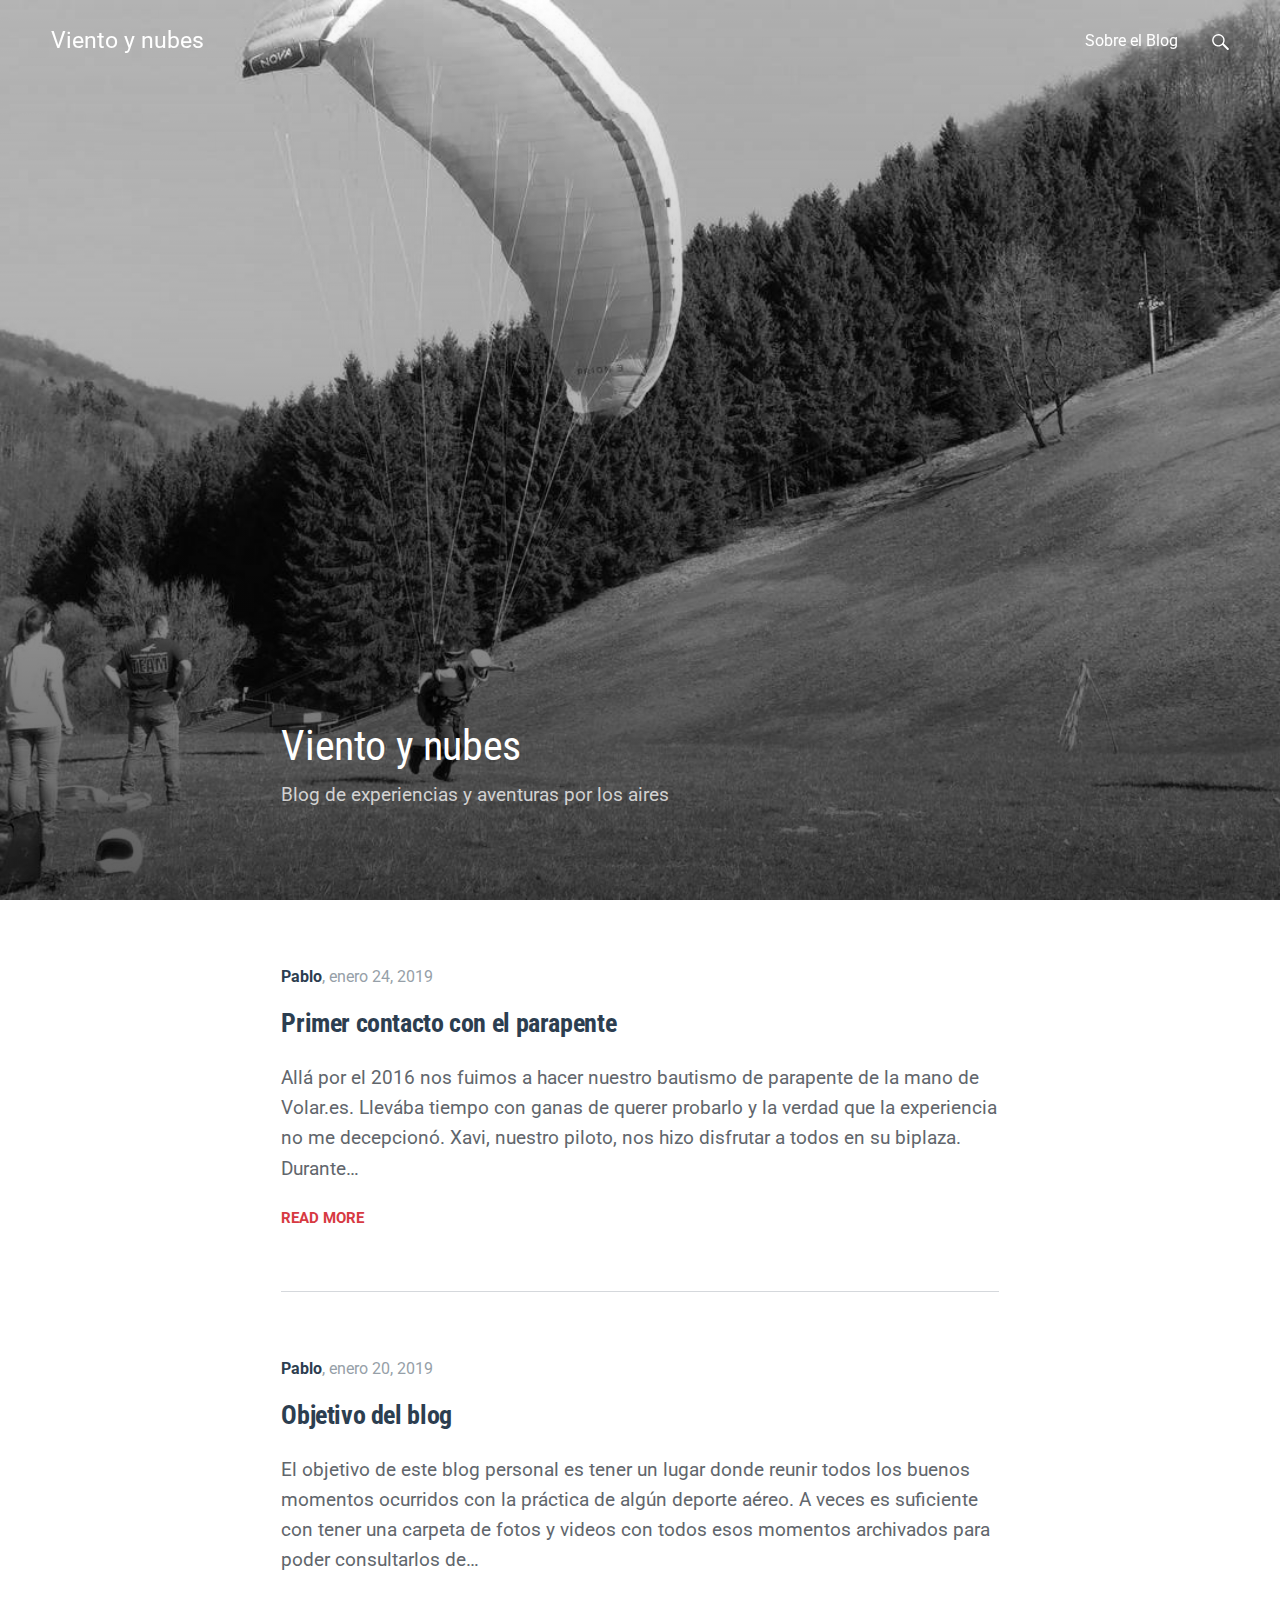
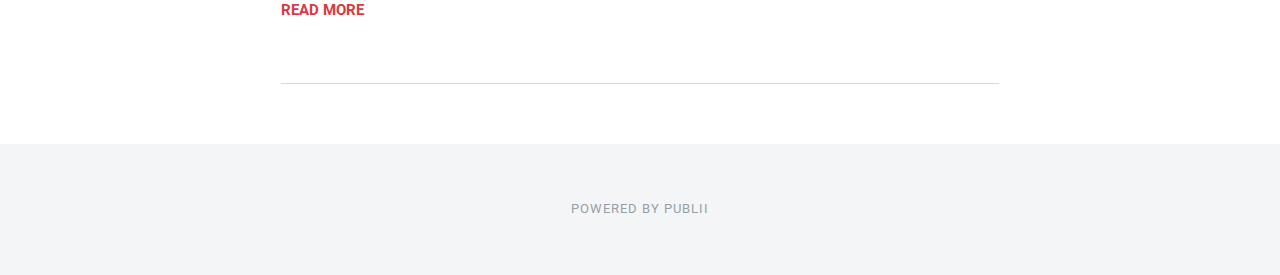
<file: index.html>
<!DOCTYPE html><html lang="es"><head><meta charset="utf-8"><meta http-equiv="X-UA-Compatible" content="IE=edge"><meta name="viewport" content="width=device-width,initial-scale=1"><title>Viento y nubes</title><meta name="robots" content="index, follow"><meta name="generator" content="Publii Open-Source CMS for Static Site"><link rel="canonical" href="https://vientoynubes.github.io/vientoynubes/"><link rel="amphtml" href="https://vientoynubes.github.io/vientoynubes/amp/"><link type="application/atom+xml" rel="alternate" href="https://vientoynubes.github.io/vientoynubes/feed.xml"><meta property="og:title" content="Viento y nubes"><meta property="og:site_name" content="Viento y nubes"><meta property="og:description" content=""><meta property="og:url" content="https://vientoynubes.github.io/vientoynubes/"><meta property="og:type" content="website"><link rel="preconnect" href="https://fonts.gstatic.com/" crossorigin><link href="https://fonts.googleapis.com/css?family=Roboto:400,700|Roboto+Condensed:400,700&amp;subset=latin-ext" rel="stylesheet"><link rel="stylesheet" href="https://vientoynubes.github.io/vientoynubes/assets/css/style.css?v=5226682b749bbcb1495631df1fb1a2f5"><script type="application/ld+json">{"@context":"http://schema.org","@type":"Organization","name":"Viento y nubes","url":"https://vientoynubes.github.io/vientoynubes"}</script><script async src="https://vientoynubes.github.io/vientoynubes/assets/js/lazysizes.min.js?v=fcb7109aacc796048242935c33a7f9ab"></script><style>.top__search [type=search] {
						background-image: url(https://vientoynubes.github.io/vientoynubes/assets/svg/search.svg);
				    }</style></head><body><div class="container"><header class="js-top is-sticky"><a class="logo" href="https://vientoynubes.github.io/vientoynubes">Viento y nubes</a><div class="top"><nav class="navbar js-navbar"><button class="navbar__toggle js-navbar__toggle">Menu</button><ul class="navbar__menu"><li><a href="https://vientoynubes.github.io/vientoynubes/objetivo-del-blog.html" target="_self">Sobre el Blog</a></li></ul></nav><div class="top__search"><form action="https://vientoynubes.github.io/vientoynubes/search.html" class="search"><input type="search" name="q" placeholder="search..."></form></div></div></header><main><section class="hero"><div class="hero__wrap"><img src="https://vientoynubes.github.io/vientoynubes/media/website/IMG_20170409_162334652.jpg" srcset="https://vientoynubes.github.io/vientoynubes/media/website/responsive/IMG_20170409_162334652-xs.jpg 300w, https://vientoynubes.github.io/vientoynubes/media/website/responsive/IMG_20170409_162334652-sm.jpg 480w, https://vientoynubes.github.io/vientoynubes/media/website/responsive/IMG_20170409_162334652-md.jpg 768w, https://vientoynubes.github.io/vientoynubes/media/website/responsive/IMG_20170409_162334652-lg.jpg 1024w, https://vientoynubes.github.io/vientoynubes/media/website/responsive/IMG_20170409_162334652-xl.jpg 1360w, https://vientoynubes.github.io/vientoynubes/media/website/responsive/IMG_20170409_162334652-2xl.jpg 1600w" sizes="(max-width: 1600px) 100vw, 1600px" alt=""></div><header class="hero__text"><h1>Viento y nubes </h1><p>Blog de experiencias y aventuras por los aires</p></header></section><div class="category"><article><header><p class="category__post-meta"><a href="https://vientoynubes.github.io/vientoynubes/authors/pablo/" class="inverse" title="Pablo">Pablo</a>, <time datetime="2019-01-24T20:36">enero 24, 2019</time></p><h2><a href="https://vientoynubes.github.io/vientoynubes/primer-contacto-con-el-parapente.html" class="inverse">Primer contacto con el parapente</a></h2></header><p>Allá por el 2016 nos fuimos a hacer nuestro bautismo de parapente de la mano de Volar.es. Llevába tiempo con ganas de querer probarlo y la verdad que la experiencia no me decepcionó. Xavi, nuestro piloto, nos hizo disfrutar a todos en su biplaza. Durante&hellip;</p><a href="https://vientoynubes.github.io/vientoynubes/primer-contacto-con-el-parapente.html" class="u-readmore">Read more</a></article><article><header><p class="category__post-meta"><a href="https://vientoynubes.github.io/vientoynubes/authors/pablo/" class="inverse" title="Pablo">Pablo</a>, <time datetime="2019-01-20T11:17">enero 20, 2019</time></p><h2><a href="https://vientoynubes.github.io/vientoynubes/objetivo-del-blog.html" class="inverse">Objetivo del blog</a></h2></header><p>El objetivo de este blog personal es tener un lugar donde reunir todos los buenos momentos ocurridos con la práctica de algún deporte aéreo. A veces es suficiente con tener una carpeta de fotos y videos con todos esos momentos archivados para poder consultarlos de&hellip;</p><a href="https://vientoynubes.github.io/vientoynubes/objetivo-del-blog.html" class="u-readmore">Read more</a></article></div></main><footer class="footer"><div class="footer__copyright">Powered by Publii</div></footer></div><script defer="defer" src="https://vientoynubes.github.io/vientoynubes/assets/js/jquery-3.2.1.slim.min.js?v=5f48fc77cac90c4778fa24ec9c57f37d"></script><script defer="defer" src="https://vientoynubes.github.io/vientoynubes/assets/js/scripts.min.js?v=5dffffceea1fdc07740088873ba7ff09"></script></body></html>
</file>
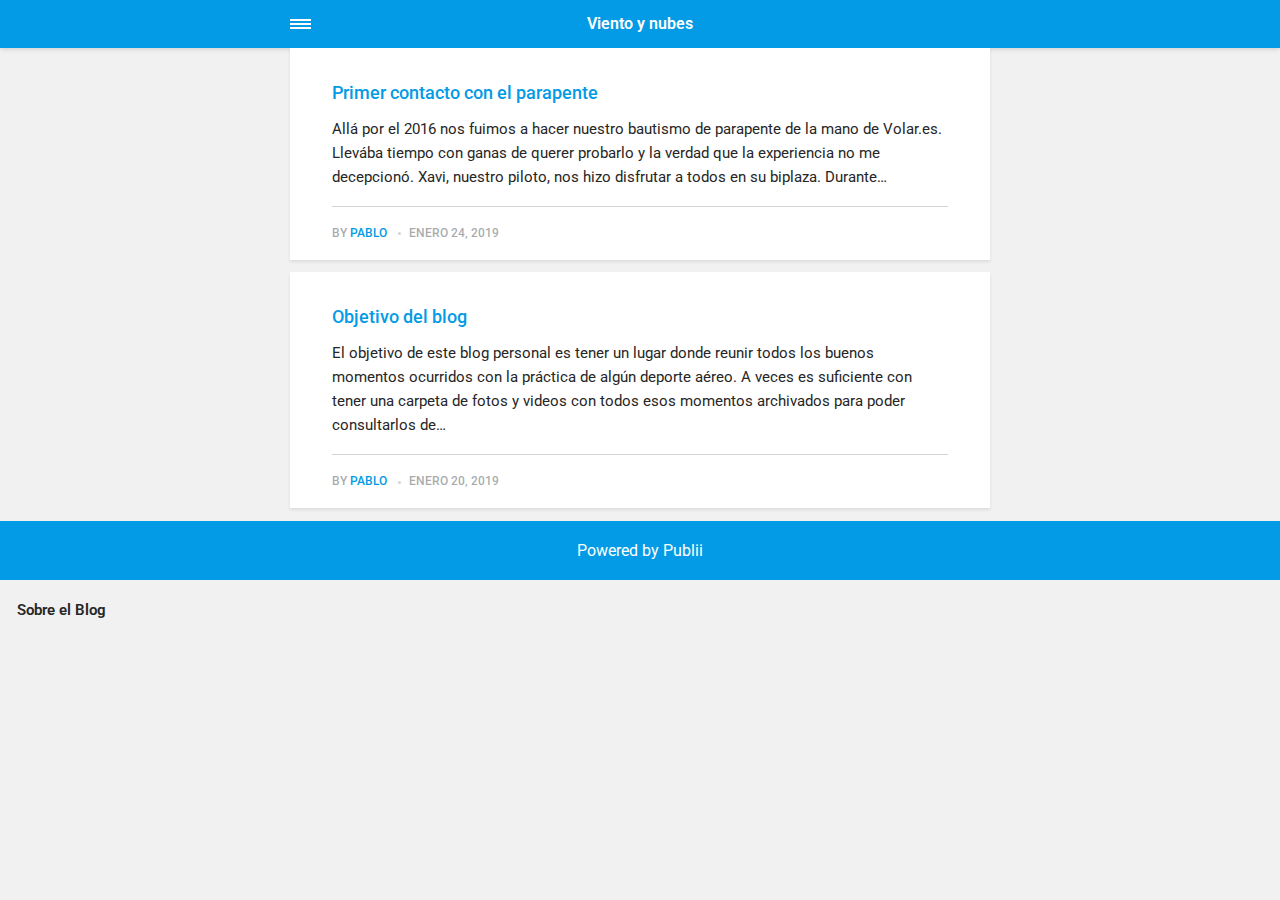
<file: amp/index.html>
<!doctype html><html amp lang="es"><head><meta charset="utf-8"><title>Viento y nubes</title><meta name="robots" content="index, follow"><link rel="canonical" href="https://vientoynubes.github.io/vientoynubes/"><meta name="viewport" content="width=device-width,minimum-scale=1,initial-scale=1"><link href="https://fonts.googleapis.com/css?family=Roboto:400,700" rel="stylesheet" type="text/css"><script async custom-element="amp-sidebar" src="https://cdn.ampproject.org/v0/amp-sidebar-0.1.js"></script><script async custom-element="amp-iframe" src="https://cdn.ampproject.org/v0/amp-iframe-0.1.js"></script><script type="application/ld+json">{"@context":"http://schema.org","@type":"Organization","name":"Viento y nubes","url":"https://vientoynubes.github.io/vientoynubes/amp"}</script><style amp-custom>article,
aside,
footer,
header,
hgroup,
main,
nav,
section {
  display: block; }

*,
*:before,
*:after {
  -webkit-box-sizing: content-box;
  box-sizing: content-box;
  margin: 0;
  padding: 0; }

li {
  list-style: none; }

amp-img {
  max-width: 100%; }

button,
input,
select,
textarea {
  font: inherit; }

html {
  font-size: 1rem; }

body {
  background: #f1f1f1;
  color: #262626;
  font-family: -apple-system, BlinkMacSystemFont, "Segoe UI", Roboto, Oxygen-Sans, Ubuntu, Cantarell, "Helvetica Neue", sans-serif;
  line-height: 1.6; }

a {
  color:  #039be5;
  text-decoration: none;
  -webkit-transition: all 0.12s linear 0s;
  -o-transition: all 0.12s linear 0s;
  transition: all 0.12s linear 0s; }

a:hover {
  color: #262626;
  text-decoration: underline;
  -webkit-text-decoration-skip: ink;
  text-decoration-skip: ink; }

a:active {
  color: #262626; }

a:focus {
  outline: 2px dotted #039be5; }

figure,
blockquote,
p,
ul,
ol,
dl,
table,
hr,
fieldset {
  margin-top: 1.6rem; }

h1,
h2,
h3,
h4,
h5,
h6 {
  color: #262626;
  font-family: -apple-system, BlinkMacSystemFont, "Segoe UI", Roboto, Oxygen-Sans, Ubuntu, Cantarell, "Helvetica Neue", sans-serif;
  font-weight: 500;
  line-height: 1.2;
  margin-top: 2.13333rem; }

h1 {
  font-size: 1.67583rem;
  font-weight: normal; }

h2 {
  font-size: 1.4729rem; }

h3 {
  font-size: 1.29454rem; }

h4 {
  font-size: 1.13778rem; }

h5 {
  font-size: 1rem; }

h6 {
  font-size: 0.87891rem; }

h2 + p,
h3 + p,
h4 + p,
h5 + p,
h6 + p {
  margin-top: 0.8rem; }

b,
strong {
  font-weight: 600; }

blockquote {
  color: #6c7175;
  font-family: "Droid Serif", "Times", "Source Serif Pro", serif;
  font-style: italic;
  padding: 1.33333rem 0.53333rem 1.33333rem 3.2rem;
  position: relative; }
  blockquote:before {
    display: block;
    content: "\201C";
    font-size: 4.41226rem;
    position: absolute;
    left: 0;
    top: -12px;
    color: rgba(108, 113, 117, 0.5); }
  blockquote > :nth-child(1) {
    margin-top: 0; }

ul,
ol {
  margin-left: 2rem; }
  ul > li,
  ol > li {
    list-style: inherit;
    padding: 0 0 0.26667rem 0.26667rem; }

dl dt {
  color: #262626;
  font-weight: 600; }

code,
pre {
  background-color: #f1f1f1;
  font-family: monospace; }

pre {
  margin: 1.6rem 0 0;
  padding: 1.6rem;
  white-space: pre-wrap;
  word-wrap: break-word;
  overflow-x: auto; }
  pre > code {
    color: #262626;
    padding: 0; }

code {
  border-radius: 3px;
  color: #262626;
  padding: 0.26667rem 0.53333rem; }

table {
  border-collapse: collapse;
  border-spacing: 0;
  border: 1px solid #d4d4d4;
  width: 100%;
  overflow-x: auto;
  vertical-align: top;
  text-align: left;
  white-space: nowrap; }
  table th {
    font-weight: 500;
    padding: 0.53333rem 1.06667rem; }
  table tr {
    border-bottom: 1px solid #d4d4d4; }
    table tr:nth-child(2n) {
      background: #f1f1f1; }
  table td {
    padding: 0.53333rem 1.06667rem; }

figcaption {
  clear: both;
  color: rgba(108, 113, 117, 0.6);
  font-size: 0.82397rem;
  margin: 0.8rem 0 0;
  text-align: center; }

sub,
sup {
  font-size: 65%; }

hr {
  border: 0;
  height: 0;
  border-top: 1px solid rgba(0, 0, 0, 0.1);
  border-bottom: 1px solid rgba(255, 255, 255, 0.3); }

.btn, [type=button],
[type=submit],
button {
  background: #039be5;
  border: none;
  border-radius: 2px;
  color: #ffffff;
  cursor: pointer;
  display: inline-block;
  font-size: 0.87891rem;
  font-weight: 500;
  line-height: 1.9;
  padding: 0.53333rem 1.33333rem;
  text-align: center;
  text-decoration: none;
  -webkit-transition: all .15s ease;
  -o-transition: all .15s ease;
  transition: all .15s ease;
  width: auto; }
  .btn:hover, [type=button]:hover,
  [type=submit]:hover,
  button:hover {
    background: #262626;
    color: #ffffff; }
  .btn:focus, [type=button]:focus,
  [type=submit]:focus,
  button:focus {
    outline: none; }
  .btn-outline {
    border: 1px solid #ddd;
    background: #ffffff;
    border-radius: 3px;
    color: #262626; }

[type=button],
[type=submit],
button {
  text-transform: uppercase;
  -webkit-appearance: none;
  -moz-appearance: none; }

.navbar {
  background: #039be5;
  -webkit-box-shadow: 0 0 6px 0 rgba(0, 0, 0, 0.2);
  box-shadow: 0 0 6px 0 rgba(0, 0, 0, 0.2);
  line-height: 3;
  max-height: 4rem; }
  .navbar > div {
    -webkit-box-align: center;
    -ms-flex-align: center;
    align-items: center;
    display: -webkit-box;
    display: -ms-flexbox;
    display: flex;
    -webkit-box-pack: center;
    -ms-flex-pack: center;
    justify-content: center;
    text-align: left;
    max-width: 700px;
    margin: 0 auto; }
  .navbar a {
    color: #ffffff;
    text-decoration: none; }
  .navbar-sidebar-toggle {
    left: 0;
    position: relative;
    text-indent: -99999rem; }
    .navbar-sidebar-toggle:before {
      content: "";
      display: block;
      border-top: 0.375rem double #ffffff;
      border-bottom: 0.125rem solid #ffffff;
      height: 0.125rem;
      position: absolute;
      text-indent: 0;
      top: 50%;
      width: 1.3rem;
      -webkit-transform: translate(0px, -50%);
      -ms-transform: translate(0px, -50%);
      transform: translate(0px, -50%); }


.logo {
            display: inline-block;
  font-weight: 600;
  line-height: 1;
            margin: 0 auto;
            height: 2rem;
            text-indent: -9999px;
            width: 240px;vertical-align: middle;
        }
        .logo.logo-text {
            line-height: 2;
            text-align: center;
            text-indent: 0;
        }

amp-sidebar {
  background: #ffffff;
  width: 240px; }
  amp-sidebar > ul {
    margin: 0.8rem 0 0;
    padding: 0; }
    amp-sidebar > ul ul {
      border-left: 1px solid #d4d4d4;
      margin: 0.53333rem 0 0; }
    amp-sidebar > ul li {
      color: #262626;
      font-size: 0.9375rem;
      font-weight: 600;
      list-style: none;
      line-height: 1.4;
      padding: 0.42667rem 1.06667rem; }
      amp-sidebar > ul li li {
        font-weight: normal;
        padding: 0.26667rem 0 0.26667rem 1.06667rem; }
    amp-sidebar > ul a,
    amp-sidebar > ul a:visited {
      color: #262626; }

.bg-white {
  background: #ffffff; }

.wrap-page {
  max-width: 700px;
  margin: 0 auto; }

@media all and (max-width: 43.6875em) {
  .wrap-inner {
    padding: 0 6%; } }

.page-title {
  background: #ffffff;
  -webkit-box-shadow: 0 2px 3px rgba(38, 38, 38, 0.1);
  box-shadow: 0 2px 3px rgba(38, 38, 38, 0.1);
  margin-bottom: 0.8rem;
  padding: 1.6rem 6%; }
  .page-title > h1 {
    margin: 0;
    font-size: 1.29454rem; }
  .page-title > p {
    font-size: 0.87891rem;
    color: #6c7175;
    line-height: 1.3;
    margin: 0.26667rem 0 0; }
  .page-title-author {
    border-radius: 50%;
    float: left;
    height: 2.5rem;
    width: 2.5rem; }
    .page-title-author + h1 {
      margin-left: 3.5rem; }
      .page-title-author + h1 + p {
        margin-left: 3.5rem; }

.card {
  background: #ffffff;
  -webkit-box-shadow: 0 2px 3px rgba(38, 38, 38, 0.1);
  box-shadow: 0 2px 3px rgba(38, 38, 38, 0.1);
  margin-bottom: 0.8rem;
  padding-bottom: 1.06667rem; }

  .card-meta {
    border-top: 1px solid #d4d4d4;
    color: rgba(108, 113, 117, 0.6);
    font-size: 0.7242rem;
    font-weight: 500;
    margin-top: 1.06667rem;
    padding-top: 1.06667rem;
    text-transform: uppercase; }
    .card-meta a + time:before {
      content: "";
      background: #d4d4d4;
      display: inline-block;
      height: 3px;
      margin: 0 8px;
      width: 3px;
      vertical-align: middle;
      border-radius: 50%; }
  .card-text {
    font-size: 0.9375rem;
    overflow: hidden;
    padding: 0 6%; }
    .card-text h2 {
      font-size: 1.13778rem; }

.post {
  margin-bottom: 2.13333rem; }
  .post-featured-image {
    margin-top: 0;
    position: relative; }
    .post-featured-image > figcaption {
      background: rgba(0, 0, 0, 0.5);
      border-radius: 3px;
      color: #ffffff;
      position: absolute;
      bottom: 0.8rem;
      padding: 0 0.26667rem;
      right: 6%; }
  .post-header {
    margin-bottom: 2.13333rem; }
  .post-meta {
    border-bottom: 1px solid #d4d4d4;
    color: rgba(108, 113, 117, 0.6);
    font-size: 0.7242rem;
    font-weight: 500;
    margin-top: 1.06667rem;
    padding-bottom: 1.06667rem;
    text-transform: uppercase; }
    .post-meta a + time:before {
      content: "";
      background: #d4d4d4;
      display: inline-block;
      height: 3px;
      margin: 0 8px;
      width: 3px;
      vertical-align: middle;
      border-radius: 50%; }
  .post-tag {
    margin: 0; }
    .post-tag > li {
      display: inline-block;
      padding: 0; }
      .post-tag > li a {
        background: #f1f1f1;
        border-radius: 2px;
        color: #6c7175;
        font-size: 0.77248rem;
        display: inline-block;
        margin: 0 0.26667rem 0.26667rem 0;
        padding: 0.26667rem 0.53333rem; }
        .post-tag > li a:hover {
          background: #039be5;
          color: #ffffff;
          text-decoration: none; }
  .post-share {
    display: -webkit-box;
    display: -ms-flexbox;
    display: flex;
    -webkit-box-orient: horizontal;
    -webkit-box-direction: normal;
    -ms-flex-direction: row;
    flex-direction: row;
    -webkit-box-pack: justify;
    -ms-flex-pack: justify;
    justify-content: space-between;
    margin-top: 1.6rem;
    width: 100%; }
    .post-share amp-social-share {
      -webkit-box-flex: 1;
      -ms-flex: 1 0 auto;
      flex: 1 0 auto;
      background-size: 24px; }
  .post-scroll {
    color: #ffffff;
    background: #039be5;
    bottom: 10px;
    border-radius: 50%;
    border: none;
    -webkit-box-shadow: 0 1px 1.5px 0 rgba(38, 38, 38, 0.12), 0 1px 1px 0 rgba(38, 38, 38, 0.24);
    box-shadow: 0 1px 1.5px 0 rgba(38, 38, 38, 0.12), 0 1px 1px 0 rgba(38, 38, 38, 0.24);
    font-size: 1.13778rem;
    height: 46px;
    opacity: 0;
    outline: none;
    position: fixed;
    padding: 0;
    right: 4%;
    visibility: hidden;
    width: 46px;
    z-index: 9999; }
    .post-scroll-marker {
      height: 0px;
      position: absolute;
      top: 100px;
      width: 0px; }
        .post-pagination {
    background: #f1f1f1;
    -webkit-box-shadow: inset 0 2px 3px rgba(38, 38, 38, 0.1);
    box-shadow: inset 0 2px 3px rgba(38, 38, 38, 0.1);
    border-top: 1px solid #d4d4d4;
    padding: 1.06667rem 0; }
    .post-pagination > div {
      line-height: 1.2;
      padding: 0.53333rem 1.06667rem;
      text-align: center; }
      .post-pagination > div span {
        display: block;
        color: #6c7175;
        font-size: 0.7242rem;
        font-weight: 500;
        margin-bottom: 0.26667rem;
        text-transform: uppercase; }
    .post-pagination-prev a:before {
      content: "\2190";
      margin-right: 0.26667rem; }
    .post-pagination-next a:after {
      content: "\2192";
      margin-left: 0.26667rem; }

aside {
  margin: 1.6rem 0 0; }

.align-left {
  text-align: left; }

.align-right {
  text-align: right; }

.align-center {
  text-align: center; }

.align-justify {
  text-align: justify; }

.msg {
  border-left: 2px solid transparent;
  padding: 1.06667rem 1.06667rem; }
  .msg--highlight {
    background-color: #fff8e6;
    border-color: #e2ac4f; }
  .msg--info {
    background: rgba(45, 97, 201, 0.03);
    border-color: #039be5; }
  .msg--success {
    background: #f7fbf6;
    border-color: #5ab44b; }
  .msg--warning {
    background: #fff3f3;
    border-color: #c06367;
    color: #a94442; }

.dropcap:first-letter {
  float: left;
  font-family: -apple-system, BlinkMacSystemFont, "Segoe UI", Roboto, Oxygen-Sans, Ubuntu, Cantarell, "Helvetica Neue", sans-serif;
  font-size: 2.16943rem;
  line-height: 0.7;
  margin-right: 0.53333rem;
  padding: 0.53333rem 0.53333rem 0.53333rem 0; }

.pagination {
  display: -webkit-box;
  display: -ms-flexbox;
  display: flex;
  -webkit-box-pack: justify;
  -ms-flex-pack: justify;
  justify-content: space-between;
  margin: 0.8rem 0; }
  .pagination > a {
    padding-left: 0;
    padding-right: 0;
    width: 49%; }
  .pagination-right {
    margin-left: auto; }

.bottom {
  background: #039be5;
  color: #ffffff;
  padding: 1.06667rem 4%;
  text-align: center; }</style><style amp-boilerplate>body{-webkit-animation:-amp-start 8s steps(1,end) 0s 1 normal both;-moz-animation:-amp-start 8s steps(1,end) 0s 1 normal both;-ms-animation:-amp-start 8s steps(1,end) 0s 1 normal both;animation:-amp-start 8s steps(1,end) 0s 1 normal both}@-webkit-keyframes -amp-start{from{visibility:hidden}to{visibility:visible}}@-moz-keyframes -amp-start{from{visibility:hidden}to{visibility:visible}}@-ms-keyframes -amp-start{from{visibility:hidden}to{visibility:visible}}@-o-keyframes -amp-start{from{visibility:hidden}to{visibility:visible}}@keyframes -amp-start{from{visibility:hidden}to{visibility:visible}}</style><noscript><style amp-boilerplate>body{-webkit-animation:none;-moz-animation:none;-ms-animation:none;animation:none}</style></noscript><script async src="https://cdn.ampproject.org/v0.js"></script><script custom-element="amp-animation" src="https://cdn.ampproject.org/v0/amp-animation-0.1.js" async></script><script custom-element="amp-position-observer" src="https://cdn.ampproject.org/v0/amp-position-observer-0.1.js" async></script></head><body><nav class="navbar wrap-inner" id="top"><div><a on="tap:navbar-sidebar.toggle" class="navbar-sidebar-toggle" title="Menu">Menu</a> <a class="logo logo-text" href="https://vientoynubes.github.io/vientoynubes/amp">Viento y nubes</a></div></nav><main class="wrap-page"><article class="card"><a href="https://vientoynubes.github.io/vientoynubes/amp/primer-contacto-con-el-parapente.html"><amp-img src="https://vientoynubes.github.io/vientoynubes/media/posts/2/G0064557.JPG" alt="" srcset="https://vientoynubes.github.io/vientoynubes/media/posts/2/responsive/G0064557-xs.JPG 300w ,https://vientoynubes.github.io/vientoynubes/media/posts/2/responsive/G0064557-sm.JPG 480w ,https://vientoynubes.github.io/vientoynubes/media/posts/2/responsive/G0064557-md.JPG 768w" sizes="(max-width: 768px) 100vw, 768px" height="3000" layout="responsive" width="4000"></amp-img></a><div class="card-text"><h2><a href="https://vientoynubes.github.io/vientoynubes/amp/primer-contacto-con-el-parapente.html">Primer contacto con el parapente</a></h2><p>Allá por el 2016 nos fuimos a hacer nuestro bautismo de parapente de la mano de Volar.es. Llevába tiempo con ganas de querer probarlo y la verdad que la experiencia no me decepcionó. Xavi, nuestro piloto, nos hizo disfrutar a todos en su biplaza. Durante&hellip;</p><p class="card-meta">by <a href="https://vientoynubes.github.io/vientoynubes/amp/authors/pablo/" rel="nofollow" title="Pablo">Pablo</a> <time datetime="2019-01-24T20:36">enero 24, 2019</time></p></div></article><article class="card"><div class="card-text"><h2><a href="https://vientoynubes.github.io/vientoynubes/amp/objetivo-del-blog.html">Objetivo del blog</a></h2><p>El objetivo de este blog personal es tener un lugar donde reunir todos los buenos momentos ocurridos con la práctica de algún deporte aéreo. A veces es suficiente con tener una carpeta de fotos y videos con todos esos momentos archivados para poder consultarlos de&hellip;</p><p class="card-meta">by <a href="https://vientoynubes.github.io/vientoynubes/amp/authors/pablo/" rel="nofollow" title="Pablo">Pablo</a> <time datetime="2019-01-20T11:17">enero 20, 2019</time></p></div></article></main><amp-animation id="showAnim" layout="nodisplay"><script type="application/json">{
                    "duration": "200ms",
                    "fill": "both",
                    "iterations": "1",
                    "direction": "alternate",
                    "animations": [{
                        "selector": ".post-scroll",
                        "keyframes": [{
                            "opacity": "1",
                            "visibility": "visible",
                            "transform": "scale(1)"
                        }]
                    }]
                }</script></amp-animation><amp-animation id="hideAnim" layout="nodisplay"><script type="application/json">{
                    "duration": "200ms",
                    "fill": "both",
                    "iterations": "1",
                    "direction": "alternate",
                    "animations": [{
                        "selector": ".post-scroll",
                        "keyframes": [{
                            "opacity": "0",
                            "visibility": "hidden",
                            "transform": "scale(0.1)"
                        }]
                    }]
                }</script></amp-animation><div class="post-scroll-marker"><amp-position-observer on="enter:hideAnim.start; exit:showAnim.start" layout="nodisplay"></amp-position-observer></div><button class="post-scroll" on="tap:top.scrollTo(duration=200)">&#8593;</button><footer class="bottom">Powered by Publii</footer><amp-sidebar id="navbar-sidebar" layout="nodisplay"><ul><li><a href="https://vientoynubes.github.io/vientoynubes/amp/objetivo-del-blog.html">Sobre el Blog</a></li></ul></amp-sidebar></body></html>
</file>
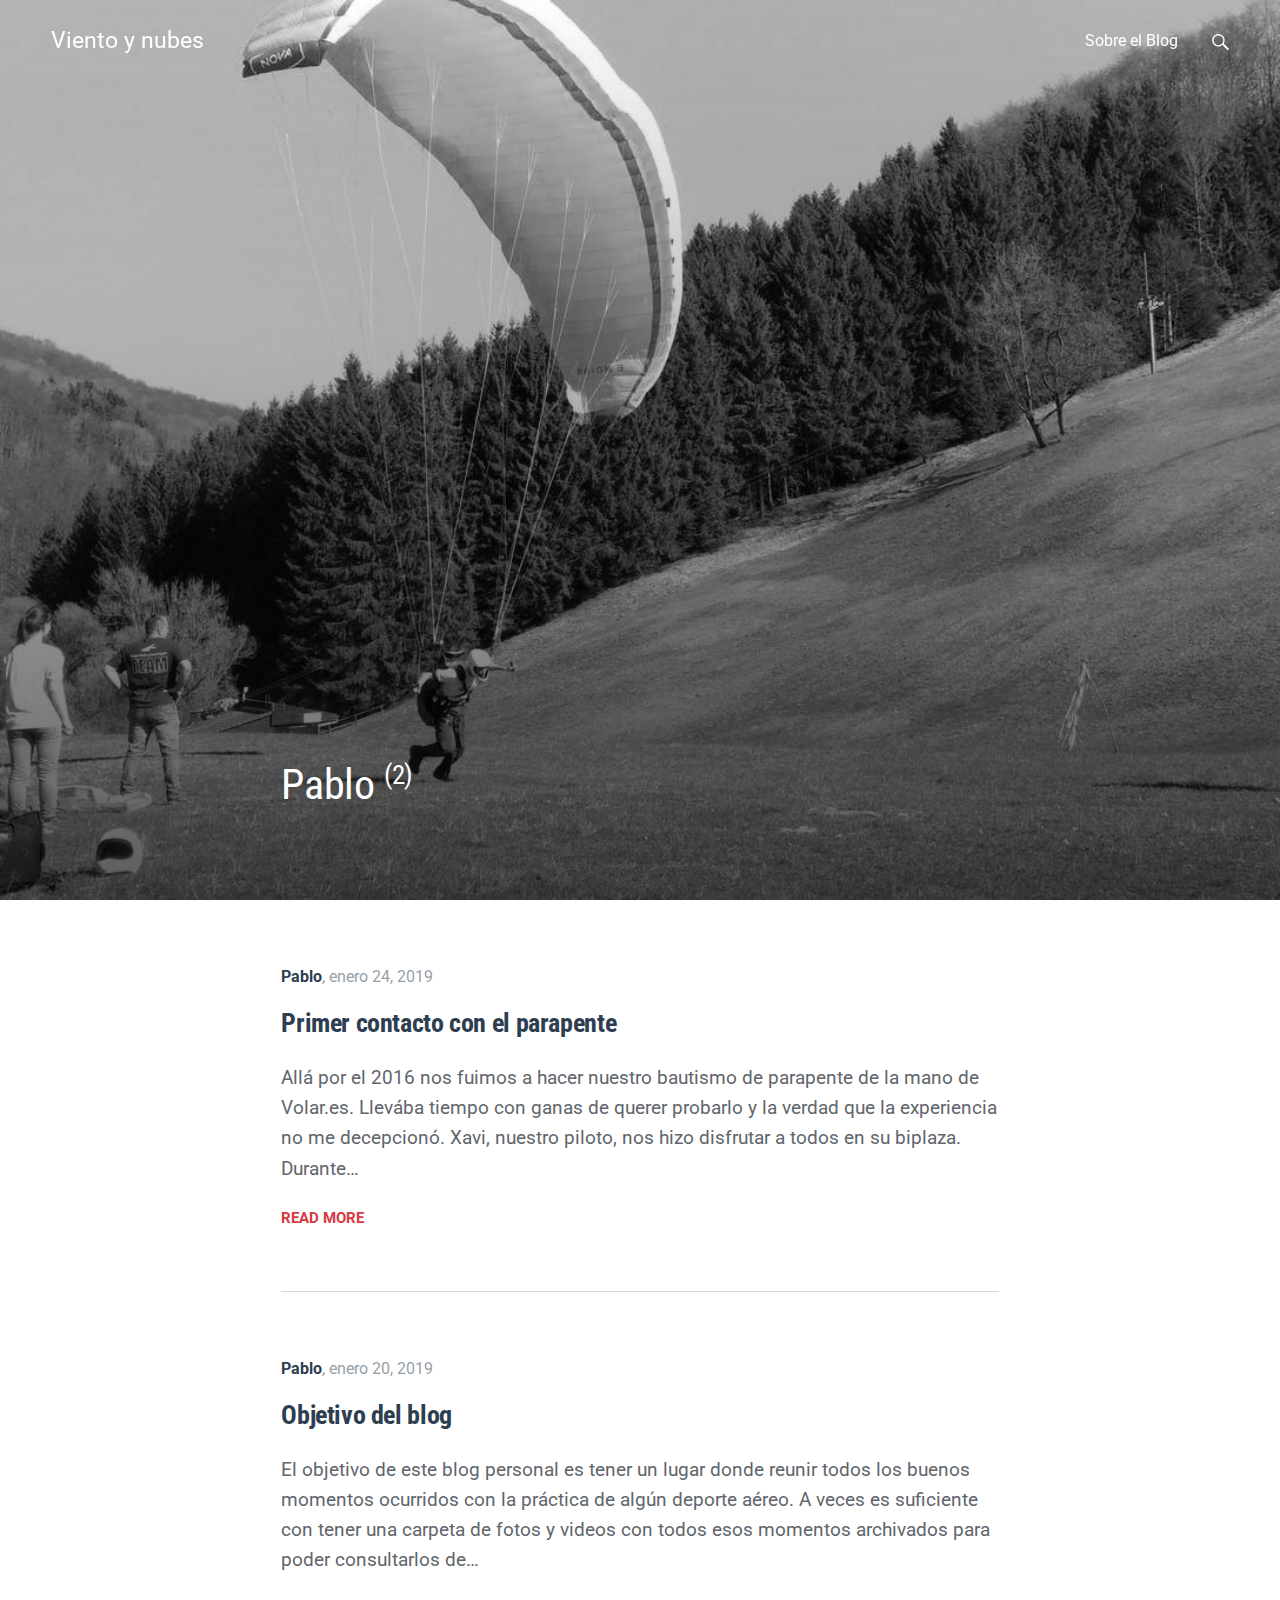
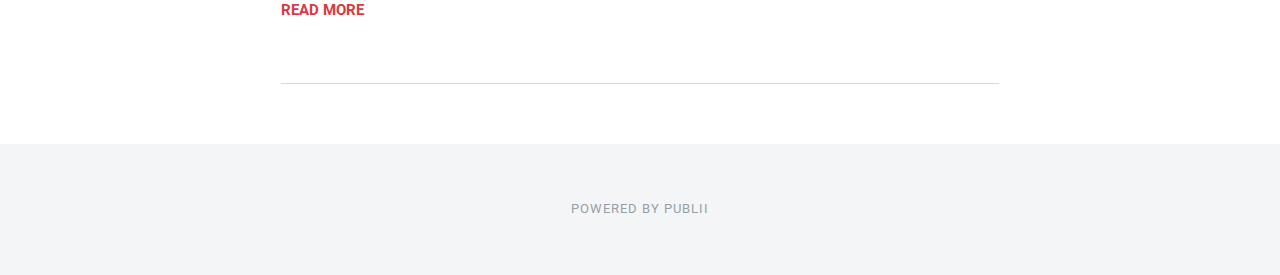
<file: authors/pablo/index.html>
<!DOCTYPE html><html lang="es"><head><meta charset="utf-8"><meta http-equiv="X-UA-Compatible" content="IE=edge"><meta name="viewport" content="width=device-width,initial-scale=1"><title>Author: Pablo - Viento y nubes</title><meta name="robots" content="noindex, follow"><meta name="generator" content="Publii Open-Source CMS for Static Site"><link rel="amphtml" href="https://vientoynubes.github.io/vientoynubes/amp/authors/pablo/"><link type="application/atom+xml" rel="alternate" href="https://vientoynubes.github.io/vientoynubes/feed.xml"><meta property="og:title" content="Pablo"><meta property="og:site_name" content="Viento y nubes"><meta property="og:description" content=""><meta property="og:url" content="https://vientoynubes.github.io/vientoynubes/authors/pablo/"><meta property="og:type" content="website"><link rel="preconnect" href="https://fonts.gstatic.com/" crossorigin><link href="https://fonts.googleapis.com/css?family=Roboto:400,700|Roboto+Condensed:400,700&amp;subset=latin-ext" rel="stylesheet"><link rel="stylesheet" href="https://vientoynubes.github.io/vientoynubes/assets/css/style.css?v=5226682b749bbcb1495631df1fb1a2f5"><script type="application/ld+json">{"@context":"http://schema.org","@type":"Organization","name":"Viento y nubes","url":"https://vientoynubes.github.io/vientoynubes"}</script><script async src="https://vientoynubes.github.io/vientoynubes/assets/js/lazysizes.min.js?v=fcb7109aacc796048242935c33a7f9ab"></script><style>.top__search [type=search] {
						background-image: url(https://vientoynubes.github.io/vientoynubes/assets/svg/search.svg);
				    }</style></head><body><div class="container"><header class="js-top is-sticky"><a class="logo" href="https://vientoynubes.github.io/vientoynubes">Viento y nubes</a><div class="top"><nav class="navbar js-navbar"><button class="navbar__toggle js-navbar__toggle">Menu</button><ul class="navbar__menu"><li><a href="https://vientoynubes.github.io/vientoynubes/objetivo-del-blog.html" target="_self">Sobre el Blog</a></li></ul></nav><div class="top__search"><form action="https://vientoynubes.github.io/vientoynubes/search.html" class="search"><input type="search" name="q" placeholder="search..."></form></div></div></header><main><section class="hero author"><div class="hero__wrap"><img src="https://vientoynubes.github.io/vientoynubes/media/website/IMG_20170409_162334652.jpg" srcset="https://vientoynubes.github.io/vientoynubes/media/website/responsive/IMG_20170409_162334652-xs.jpg 300w, https://vientoynubes.github.io/vientoynubes/media/website/responsive/IMG_20170409_162334652-sm.jpg 480w, https://vientoynubes.github.io/vientoynubes/media/website/responsive/IMG_20170409_162334652-md.jpg 768w, https://vientoynubes.github.io/vientoynubes/media/website/responsive/IMG_20170409_162334652-lg.jpg 1024w, https://vientoynubes.github.io/vientoynubes/media/website/responsive/IMG_20170409_162334652-xl.jpg 1360w, https://vientoynubes.github.io/vientoynubes/media/website/responsive/IMG_20170409_162334652-2xl.jpg 1600w" sizes="(max-width: 1600px) 100vw, 1600px" alt=""></div><header class="hero__text"><h1>Pablo <sup>(2)</sup></h1></header></section><div class="category"><article><header><p class="category__post-meta"><a href="https://vientoynubes.github.io/vientoynubes/authors/pablo/" class="inverse" title="Pablo">Pablo</a>, <time datetime="2019-01-24T20:36">enero 24, 2019</time></p><h2><a href="https://vientoynubes.github.io/vientoynubes/primer-contacto-con-el-parapente.html" class="inverse">Primer contacto con el parapente</a></h2></header><p>Allá por el 2016 nos fuimos a hacer nuestro bautismo de parapente de la mano de Volar.es. Llevába tiempo con ganas de querer probarlo y la verdad que la experiencia no me decepcionó. Xavi, nuestro piloto, nos hizo disfrutar a todos en su biplaza. Durante&hellip;</p><a href="https://vientoynubes.github.io/vientoynubes/primer-contacto-con-el-parapente.html" class="u-readmore">Read more</a></article><article><header><p class="category__post-meta"><a href="https://vientoynubes.github.io/vientoynubes/authors/pablo/" class="inverse" title="Pablo">Pablo</a>, <time datetime="2019-01-20T11:17">enero 20, 2019</time></p><h2><a href="https://vientoynubes.github.io/vientoynubes/objetivo-del-blog.html" class="inverse">Objetivo del blog</a></h2></header><p>El objetivo de este blog personal es tener un lugar donde reunir todos los buenos momentos ocurridos con la práctica de algún deporte aéreo. A veces es suficiente con tener una carpeta de fotos y videos con todos esos momentos archivados para poder consultarlos de&hellip;</p><a href="https://vientoynubes.github.io/vientoynubes/objetivo-del-blog.html" class="u-readmore">Read more</a></article></div></main><footer class="footer"><div class="footer__copyright">Powered by Publii</div></footer></div><script defer="defer" src="https://vientoynubes.github.io/vientoynubes/assets/js/jquery-3.2.1.slim.min.js?v=5f48fc77cac90c4778fa24ec9c57f37d"></script><script defer="defer" src="https://vientoynubes.github.io/vientoynubes/assets/js/scripts.min.js?v=5dffffceea1fdc07740088873ba7ff09"></script></body></html>
</file>
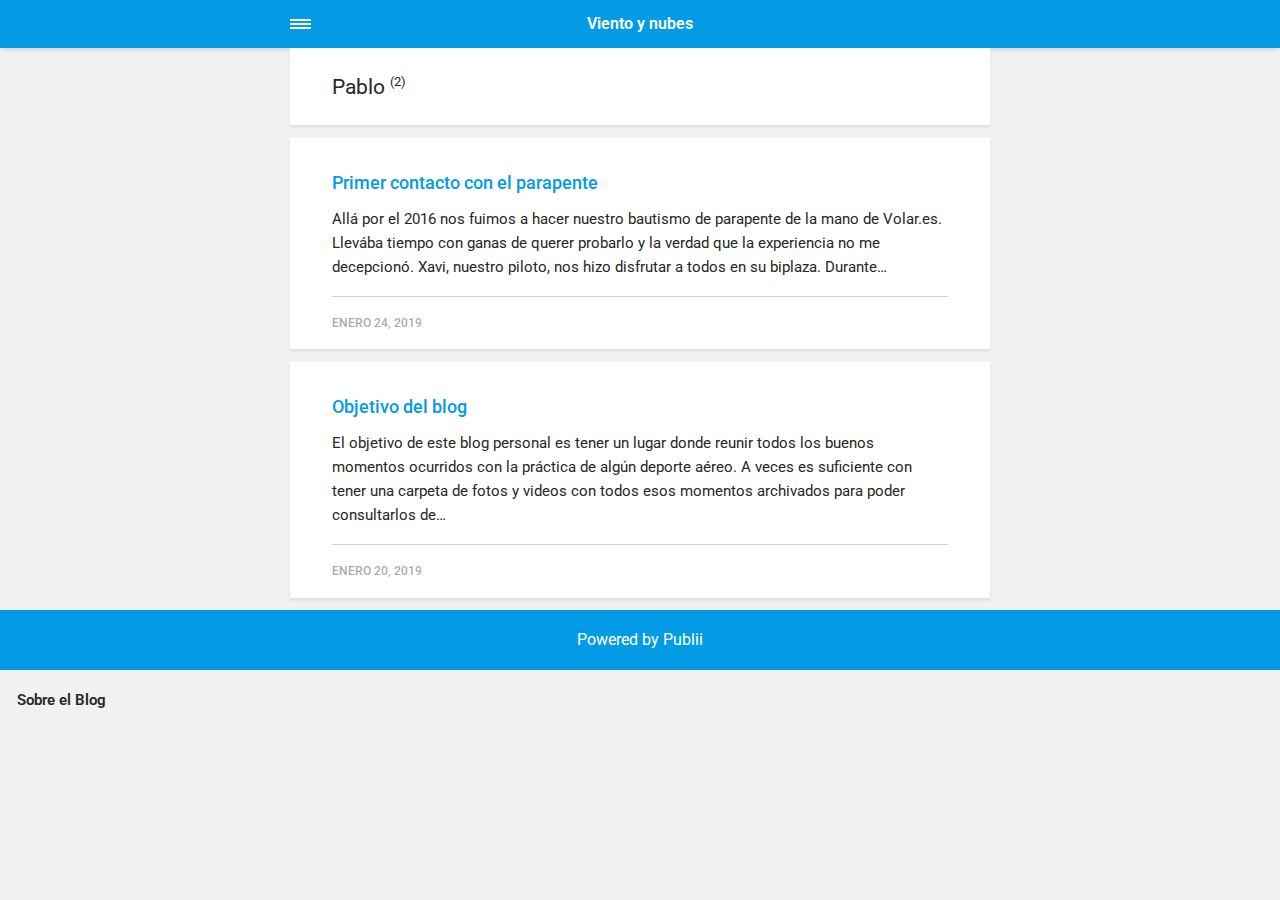
<file: amp/authors/pablo/index.html>
<!doctype html><html amp lang="es"><head><meta charset="utf-8"><title>Author: Pablo - Viento y nubes</title><meta name="robots" content="noindex, follow"><meta name="viewport" content="width=device-width,minimum-scale=1,initial-scale=1"><link href="https://fonts.googleapis.com/css?family=Roboto:400,700" rel="stylesheet" type="text/css"><script async custom-element="amp-sidebar" src="https://cdn.ampproject.org/v0/amp-sidebar-0.1.js"></script><script async custom-element="amp-iframe" src="https://cdn.ampproject.org/v0/amp-iframe-0.1.js"></script><script type="application/ld+json">{"@context":"http://schema.org","@type":"Organization","name":"Viento y nubes","url":"https://vientoynubes.github.io/vientoynubes/amp"}</script><style amp-custom>article,
aside,
footer,
header,
hgroup,
main,
nav,
section {
  display: block; }

*,
*:before,
*:after {
  -webkit-box-sizing: content-box;
  box-sizing: content-box;
  margin: 0;
  padding: 0; }

li {
  list-style: none; }

amp-img {
  max-width: 100%; }

button,
input,
select,
textarea {
  font: inherit; }

html {
  font-size: 1rem; }

body {
  background: #f1f1f1;
  color: #262626;
  font-family: -apple-system, BlinkMacSystemFont, "Segoe UI", Roboto, Oxygen-Sans, Ubuntu, Cantarell, "Helvetica Neue", sans-serif;
  line-height: 1.6; }

a {
  color:  #039be5;
  text-decoration: none;
  -webkit-transition: all 0.12s linear 0s;
  -o-transition: all 0.12s linear 0s;
  transition: all 0.12s linear 0s; }

a:hover {
  color: #262626;
  text-decoration: underline;
  -webkit-text-decoration-skip: ink;
  text-decoration-skip: ink; }

a:active {
  color: #262626; }

a:focus {
  outline: 2px dotted #039be5; }

figure,
blockquote,
p,
ul,
ol,
dl,
table,
hr,
fieldset {
  margin-top: 1.6rem; }

h1,
h2,
h3,
h4,
h5,
h6 {
  color: #262626;
  font-family: -apple-system, BlinkMacSystemFont, "Segoe UI", Roboto, Oxygen-Sans, Ubuntu, Cantarell, "Helvetica Neue", sans-serif;
  font-weight: 500;
  line-height: 1.2;
  margin-top: 2.13333rem; }

h1 {
  font-size: 1.67583rem;
  font-weight: normal; }

h2 {
  font-size: 1.4729rem; }

h3 {
  font-size: 1.29454rem; }

h4 {
  font-size: 1.13778rem; }

h5 {
  font-size: 1rem; }

h6 {
  font-size: 0.87891rem; }

h2 + p,
h3 + p,
h4 + p,
h5 + p,
h6 + p {
  margin-top: 0.8rem; }

b,
strong {
  font-weight: 600; }

blockquote {
  color: #6c7175;
  font-family: "Droid Serif", "Times", "Source Serif Pro", serif;
  font-style: italic;
  padding: 1.33333rem 0.53333rem 1.33333rem 3.2rem;
  position: relative; }
  blockquote:before {
    display: block;
    content: "\201C";
    font-size: 4.41226rem;
    position: absolute;
    left: 0;
    top: -12px;
    color: rgba(108, 113, 117, 0.5); }
  blockquote > :nth-child(1) {
    margin-top: 0; }

ul,
ol {
  margin-left: 2rem; }
  ul > li,
  ol > li {
    list-style: inherit;
    padding: 0 0 0.26667rem 0.26667rem; }

dl dt {
  color: #262626;
  font-weight: 600; }

code,
pre {
  background-color: #f1f1f1;
  font-family: monospace; }

pre {
  margin: 1.6rem 0 0;
  padding: 1.6rem;
  white-space: pre-wrap;
  word-wrap: break-word;
  overflow-x: auto; }
  pre > code {
    color: #262626;
    padding: 0; }

code {
  border-radius: 3px;
  color: #262626;
  padding: 0.26667rem 0.53333rem; }

table {
  border-collapse: collapse;
  border-spacing: 0;
  border: 1px solid #d4d4d4;
  width: 100%;
  overflow-x: auto;
  vertical-align: top;
  text-align: left;
  white-space: nowrap; }
  table th {
    font-weight: 500;
    padding: 0.53333rem 1.06667rem; }
  table tr {
    border-bottom: 1px solid #d4d4d4; }
    table tr:nth-child(2n) {
      background: #f1f1f1; }
  table td {
    padding: 0.53333rem 1.06667rem; }

figcaption {
  clear: both;
  color: rgba(108, 113, 117, 0.6);
  font-size: 0.82397rem;
  margin: 0.8rem 0 0;
  text-align: center; }

sub,
sup {
  font-size: 65%; }

hr {
  border: 0;
  height: 0;
  border-top: 1px solid rgba(0, 0, 0, 0.1);
  border-bottom: 1px solid rgba(255, 255, 255, 0.3); }

.btn, [type=button],
[type=submit],
button {
  background: #039be5;
  border: none;
  border-radius: 2px;
  color: #ffffff;
  cursor: pointer;
  display: inline-block;
  font-size: 0.87891rem;
  font-weight: 500;
  line-height: 1.9;
  padding: 0.53333rem 1.33333rem;
  text-align: center;
  text-decoration: none;
  -webkit-transition: all .15s ease;
  -o-transition: all .15s ease;
  transition: all .15s ease;
  width: auto; }
  .btn:hover, [type=button]:hover,
  [type=submit]:hover,
  button:hover {
    background: #262626;
    color: #ffffff; }
  .btn:focus, [type=button]:focus,
  [type=submit]:focus,
  button:focus {
    outline: none; }
  .btn-outline {
    border: 1px solid #ddd;
    background: #ffffff;
    border-radius: 3px;
    color: #262626; }

[type=button],
[type=submit],
button {
  text-transform: uppercase;
  -webkit-appearance: none;
  -moz-appearance: none; }

.navbar {
  background: #039be5;
  -webkit-box-shadow: 0 0 6px 0 rgba(0, 0, 0, 0.2);
  box-shadow: 0 0 6px 0 rgba(0, 0, 0, 0.2);
  line-height: 3;
  max-height: 4rem; }
  .navbar > div {
    -webkit-box-align: center;
    -ms-flex-align: center;
    align-items: center;
    display: -webkit-box;
    display: -ms-flexbox;
    display: flex;
    -webkit-box-pack: center;
    -ms-flex-pack: center;
    justify-content: center;
    text-align: left;
    max-width: 700px;
    margin: 0 auto; }
  .navbar a {
    color: #ffffff;
    text-decoration: none; }
  .navbar-sidebar-toggle {
    left: 0;
    position: relative;
    text-indent: -99999rem; }
    .navbar-sidebar-toggle:before {
      content: "";
      display: block;
      border-top: 0.375rem double #ffffff;
      border-bottom: 0.125rem solid #ffffff;
      height: 0.125rem;
      position: absolute;
      text-indent: 0;
      top: 50%;
      width: 1.3rem;
      -webkit-transform: translate(0px, -50%);
      -ms-transform: translate(0px, -50%);
      transform: translate(0px, -50%); }


.logo {
            display: inline-block;
  font-weight: 600;
  line-height: 1;
            margin: 0 auto;
            height: 2rem;
            text-indent: -9999px;
            width: 240px;vertical-align: middle;
        }
        .logo.logo-text {
            line-height: 2;
            text-align: center;
            text-indent: 0;
        }

amp-sidebar {
  background: #ffffff;
  width: 240px; }
  amp-sidebar > ul {
    margin: 0.8rem 0 0;
    padding: 0; }
    amp-sidebar > ul ul {
      border-left: 1px solid #d4d4d4;
      margin: 0.53333rem 0 0; }
    amp-sidebar > ul li {
      color: #262626;
      font-size: 0.9375rem;
      font-weight: 600;
      list-style: none;
      line-height: 1.4;
      padding: 0.42667rem 1.06667rem; }
      amp-sidebar > ul li li {
        font-weight: normal;
        padding: 0.26667rem 0 0.26667rem 1.06667rem; }
    amp-sidebar > ul a,
    amp-sidebar > ul a:visited {
      color: #262626; }

.bg-white {
  background: #ffffff; }

.wrap-page {
  max-width: 700px;
  margin: 0 auto; }

@media all and (max-width: 43.6875em) {
  .wrap-inner {
    padding: 0 6%; } }

.page-title {
  background: #ffffff;
  -webkit-box-shadow: 0 2px 3px rgba(38, 38, 38, 0.1);
  box-shadow: 0 2px 3px rgba(38, 38, 38, 0.1);
  margin-bottom: 0.8rem;
  padding: 1.6rem 6%; }
  .page-title > h1 {
    margin: 0;
    font-size: 1.29454rem; }
  .page-title > p {
    font-size: 0.87891rem;
    color: #6c7175;
    line-height: 1.3;
    margin: 0.26667rem 0 0; }
  .page-title-author {
    border-radius: 50%;
    float: left;
    height: 2.5rem;
    width: 2.5rem; }
    .page-title-author + h1 {
      margin-left: 3.5rem; }
      .page-title-author + h1 + p {
        margin-left: 3.5rem; }

.card {
  background: #ffffff;
  -webkit-box-shadow: 0 2px 3px rgba(38, 38, 38, 0.1);
  box-shadow: 0 2px 3px rgba(38, 38, 38, 0.1);
  margin-bottom: 0.8rem;
  padding-bottom: 1.06667rem; }

  .card-meta {
    border-top: 1px solid #d4d4d4;
    color: rgba(108, 113, 117, 0.6);
    font-size: 0.7242rem;
    font-weight: 500;
    margin-top: 1.06667rem;
    padding-top: 1.06667rem;
    text-transform: uppercase; }
    .card-meta a + time:before {
      content: "";
      background: #d4d4d4;
      display: inline-block;
      height: 3px;
      margin: 0 8px;
      width: 3px;
      vertical-align: middle;
      border-radius: 50%; }
  .card-text {
    font-size: 0.9375rem;
    overflow: hidden;
    padding: 0 6%; }
    .card-text h2 {
      font-size: 1.13778rem; }

.post {
  margin-bottom: 2.13333rem; }
  .post-featured-image {
    margin-top: 0;
    position: relative; }
    .post-featured-image > figcaption {
      background: rgba(0, 0, 0, 0.5);
      border-radius: 3px;
      color: #ffffff;
      position: absolute;
      bottom: 0.8rem;
      padding: 0 0.26667rem;
      right: 6%; }
  .post-header {
    margin-bottom: 2.13333rem; }
  .post-meta {
    border-bottom: 1px solid #d4d4d4;
    color: rgba(108, 113, 117, 0.6);
    font-size: 0.7242rem;
    font-weight: 500;
    margin-top: 1.06667rem;
    padding-bottom: 1.06667rem;
    text-transform: uppercase; }
    .post-meta a + time:before {
      content: "";
      background: #d4d4d4;
      display: inline-block;
      height: 3px;
      margin: 0 8px;
      width: 3px;
      vertical-align: middle;
      border-radius: 50%; }
  .post-tag {
    margin: 0; }
    .post-tag > li {
      display: inline-block;
      padding: 0; }
      .post-tag > li a {
        background: #f1f1f1;
        border-radius: 2px;
        color: #6c7175;
        font-size: 0.77248rem;
        display: inline-block;
        margin: 0 0.26667rem 0.26667rem 0;
        padding: 0.26667rem 0.53333rem; }
        .post-tag > li a:hover {
          background: #039be5;
          color: #ffffff;
          text-decoration: none; }
  .post-share {
    display: -webkit-box;
    display: -ms-flexbox;
    display: flex;
    -webkit-box-orient: horizontal;
    -webkit-box-direction: normal;
    -ms-flex-direction: row;
    flex-direction: row;
    -webkit-box-pack: justify;
    -ms-flex-pack: justify;
    justify-content: space-between;
    margin-top: 1.6rem;
    width: 100%; }
    .post-share amp-social-share {
      -webkit-box-flex: 1;
      -ms-flex: 1 0 auto;
      flex: 1 0 auto;
      background-size: 24px; }
  .post-scroll {
    color: #ffffff;
    background: #039be5;
    bottom: 10px;
    border-radius: 50%;
    border: none;
    -webkit-box-shadow: 0 1px 1.5px 0 rgba(38, 38, 38, 0.12), 0 1px 1px 0 rgba(38, 38, 38, 0.24);
    box-shadow: 0 1px 1.5px 0 rgba(38, 38, 38, 0.12), 0 1px 1px 0 rgba(38, 38, 38, 0.24);
    font-size: 1.13778rem;
    height: 46px;
    opacity: 0;
    outline: none;
    position: fixed;
    padding: 0;
    right: 4%;
    visibility: hidden;
    width: 46px;
    z-index: 9999; }
    .post-scroll-marker {
      height: 0px;
      position: absolute;
      top: 100px;
      width: 0px; }
        .post-pagination {
    background: #f1f1f1;
    -webkit-box-shadow: inset 0 2px 3px rgba(38, 38, 38, 0.1);
    box-shadow: inset 0 2px 3px rgba(38, 38, 38, 0.1);
    border-top: 1px solid #d4d4d4;
    padding: 1.06667rem 0; }
    .post-pagination > div {
      line-height: 1.2;
      padding: 0.53333rem 1.06667rem;
      text-align: center; }
      .post-pagination > div span {
        display: block;
        color: #6c7175;
        font-size: 0.7242rem;
        font-weight: 500;
        margin-bottom: 0.26667rem;
        text-transform: uppercase; }
    .post-pagination-prev a:before {
      content: "\2190";
      margin-right: 0.26667rem; }
    .post-pagination-next a:after {
      content: "\2192";
      margin-left: 0.26667rem; }

aside {
  margin: 1.6rem 0 0; }

.align-left {
  text-align: left; }

.align-right {
  text-align: right; }

.align-center {
  text-align: center; }

.align-justify {
  text-align: justify; }

.msg {
  border-left: 2px solid transparent;
  padding: 1.06667rem 1.06667rem; }
  .msg--highlight {
    background-color: #fff8e6;
    border-color: #e2ac4f; }
  .msg--info {
    background: rgba(45, 97, 201, 0.03);
    border-color: #039be5; }
  .msg--success {
    background: #f7fbf6;
    border-color: #5ab44b; }
  .msg--warning {
    background: #fff3f3;
    border-color: #c06367;
    color: #a94442; }

.dropcap:first-letter {
  float: left;
  font-family: -apple-system, BlinkMacSystemFont, "Segoe UI", Roboto, Oxygen-Sans, Ubuntu, Cantarell, "Helvetica Neue", sans-serif;
  font-size: 2.16943rem;
  line-height: 0.7;
  margin-right: 0.53333rem;
  padding: 0.53333rem 0.53333rem 0.53333rem 0; }

.pagination {
  display: -webkit-box;
  display: -ms-flexbox;
  display: flex;
  -webkit-box-pack: justify;
  -ms-flex-pack: justify;
  justify-content: space-between;
  margin: 0.8rem 0; }
  .pagination > a {
    padding-left: 0;
    padding-right: 0;
    width: 49%; }
  .pagination-right {
    margin-left: auto; }

.bottom {
  background: #039be5;
  color: #ffffff;
  padding: 1.06667rem 4%;
  text-align: center; }</style><style amp-boilerplate>body{-webkit-animation:-amp-start 8s steps(1,end) 0s 1 normal both;-moz-animation:-amp-start 8s steps(1,end) 0s 1 normal both;-ms-animation:-amp-start 8s steps(1,end) 0s 1 normal both;animation:-amp-start 8s steps(1,end) 0s 1 normal both}@-webkit-keyframes -amp-start{from{visibility:hidden}to{visibility:visible}}@-moz-keyframes -amp-start{from{visibility:hidden}to{visibility:visible}}@-ms-keyframes -amp-start{from{visibility:hidden}to{visibility:visible}}@-o-keyframes -amp-start{from{visibility:hidden}to{visibility:visible}}@keyframes -amp-start{from{visibility:hidden}to{visibility:visible}}</style><noscript><style amp-boilerplate>body{-webkit-animation:none;-moz-animation:none;-ms-animation:none;animation:none}</style></noscript><script async src="https://cdn.ampproject.org/v0.js"></script><script custom-element="amp-animation" src="https://cdn.ampproject.org/v0/amp-animation-0.1.js" async></script><script custom-element="amp-position-observer" src="https://cdn.ampproject.org/v0/amp-position-observer-0.1.js" async></script></head><body><nav class="navbar wrap-inner" id="top"><div><a on="tap:navbar-sidebar.toggle" class="navbar-sidebar-toggle" title="Menu">Menu</a> <a class="logo logo-text" href="https://vientoynubes.github.io/vientoynubes/amp">Viento y nubes</a></div></nav><main class="wrap-page"><div class="page-title"><h1>Pablo <sup>(2)</sup></h1></div><article class="card"><a href="https://vientoynubes.github.io/vientoynubes/amp/primer-contacto-con-el-parapente.html"><amp-img src="https://vientoynubes.github.io/vientoynubes/media/posts/2/G0064557.JPG" alt="" srcset="https://vientoynubes.github.io/vientoynubes/media/posts/2/responsive/G0064557-xs.JPG 300w ,https://vientoynubes.github.io/vientoynubes/media/posts/2/responsive/G0064557-sm.JPG 480w ,https://vientoynubes.github.io/vientoynubes/media/posts/2/responsive/G0064557-md.JPG 768w" sizes="(max-width: 768px) 100vw, 768px" height="3000" layout="responsive" width="4000"></amp-img></a><div class="card-text"><h2><a href="https://vientoynubes.github.io/vientoynubes/amp/primer-contacto-con-el-parapente.html">Primer contacto con el parapente</a></h2><p>Allá por el 2016 nos fuimos a hacer nuestro bautismo de parapente de la mano de Volar.es. Llevába tiempo con ganas de querer probarlo y la verdad que la experiencia no me decepcionó. Xavi, nuestro piloto, nos hizo disfrutar a todos en su biplaza. Durante&hellip;</p><p class="card-meta"><time datetime="2019-01-24T20:36">enero 24, 2019</time></p></div></article><article class="card"><div class="card-text"><h2><a href="https://vientoynubes.github.io/vientoynubes/amp/objetivo-del-blog.html">Objetivo del blog</a></h2><p>El objetivo de este blog personal es tener un lugar donde reunir todos los buenos momentos ocurridos con la práctica de algún deporte aéreo. A veces es suficiente con tener una carpeta de fotos y videos con todos esos momentos archivados para poder consultarlos de&hellip;</p><p class="card-meta"><time datetime="2019-01-20T11:17">enero 20, 2019</time></p></div></article></main><amp-animation id="showAnim" layout="nodisplay"><script type="application/json">{
                    "duration": "200ms",
                    "fill": "both",
                    "iterations": "1",
                    "direction": "alternate",
                    "animations": [{
                        "selector": ".post-scroll",
                        "keyframes": [{
                            "opacity": "1",
                            "visibility": "visible",
                            "transform": "scale(1)"
                        }]
                    }]
                }</script></amp-animation><amp-animation id="hideAnim" layout="nodisplay"><script type="application/json">{
                    "duration": "200ms",
                    "fill": "both",
                    "iterations": "1",
                    "direction": "alternate",
                    "animations": [{
                        "selector": ".post-scroll",
                        "keyframes": [{
                            "opacity": "0",
                            "visibility": "hidden",
                            "transform": "scale(0.1)"
                        }]
                    }]
                }</script></amp-animation><div class="post-scroll-marker"><amp-position-observer on="enter:hideAnim.start; exit:showAnim.start" layout="nodisplay"></amp-position-observer></div><button class="post-scroll" on="tap:top.scrollTo(duration=200)">&#8593;</button><footer class="bottom">Powered by Publii</footer><amp-sidebar id="navbar-sidebar" layout="nodisplay"><ul><li><a href="https://vientoynubes.github.io/vientoynubes/amp/objetivo-del-blog.html">Sobre el Blog</a></li></ul></amp-sidebar></body></html>
</file>
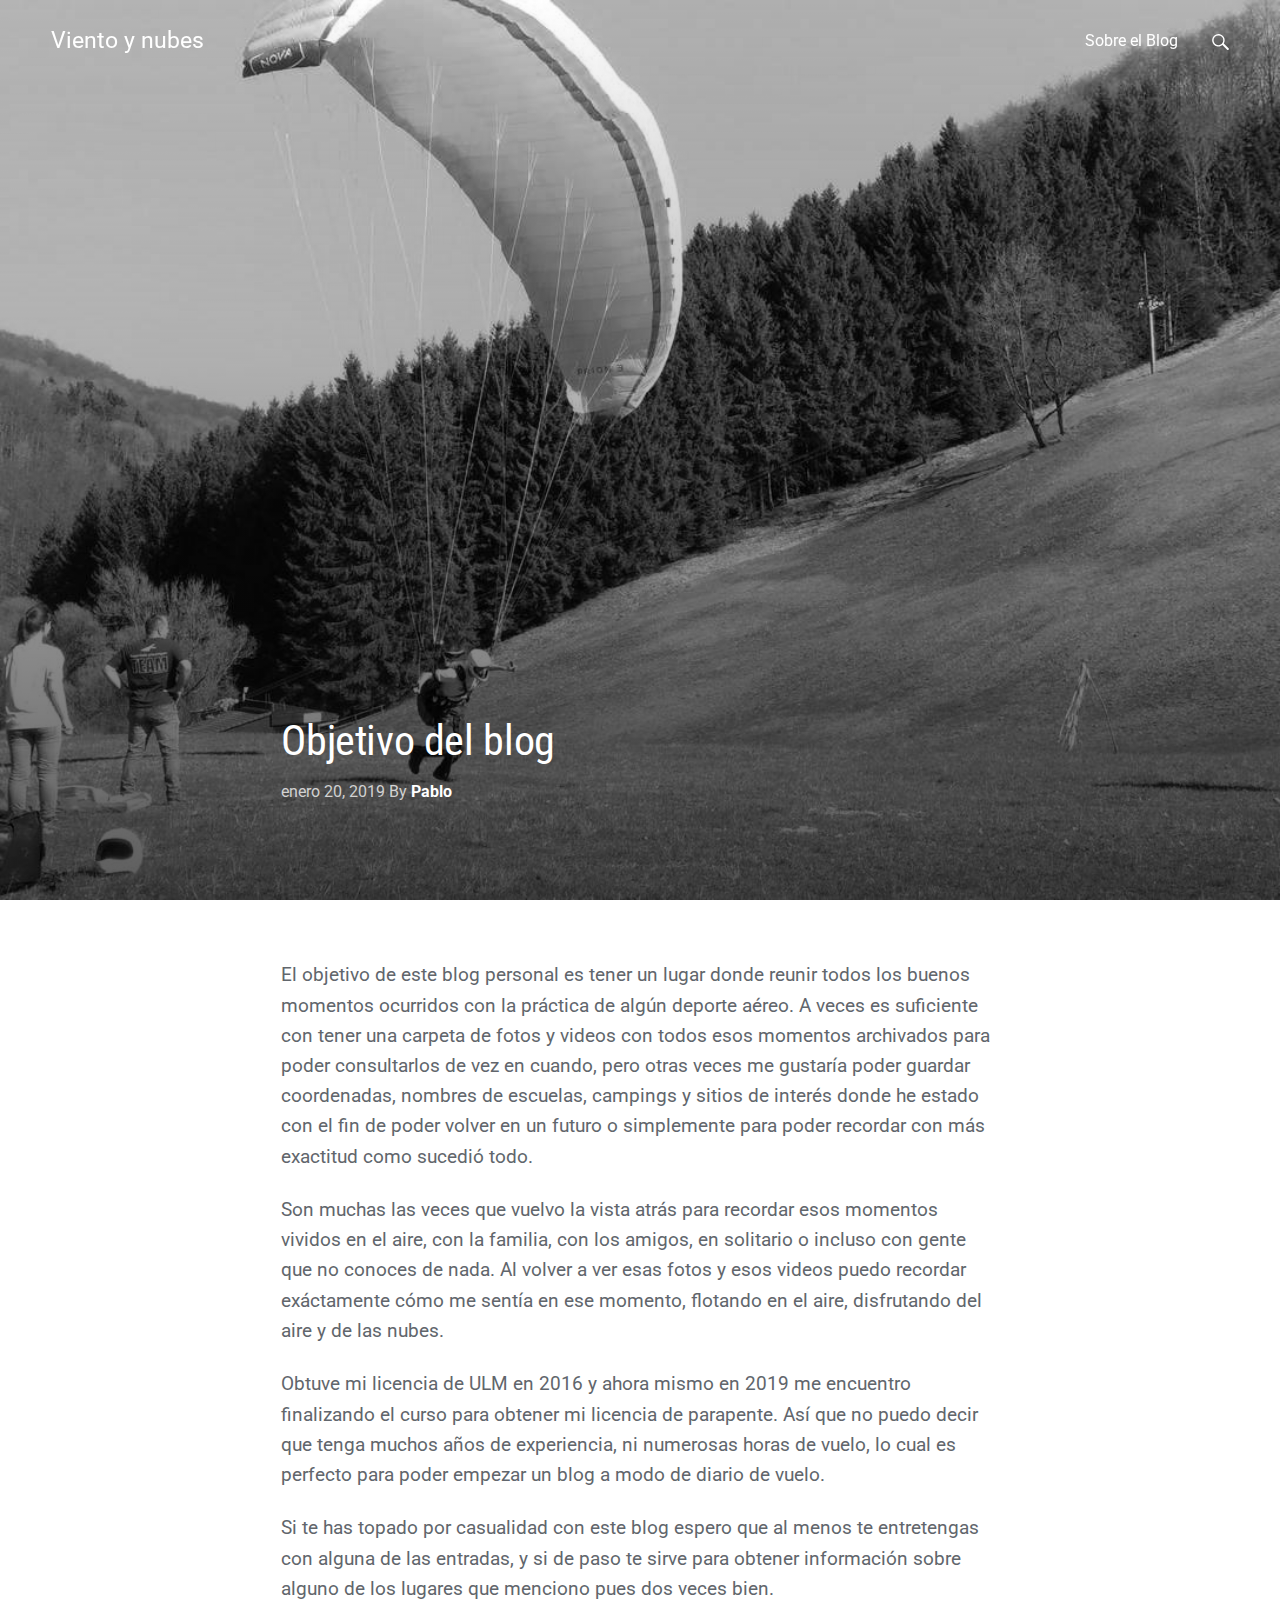
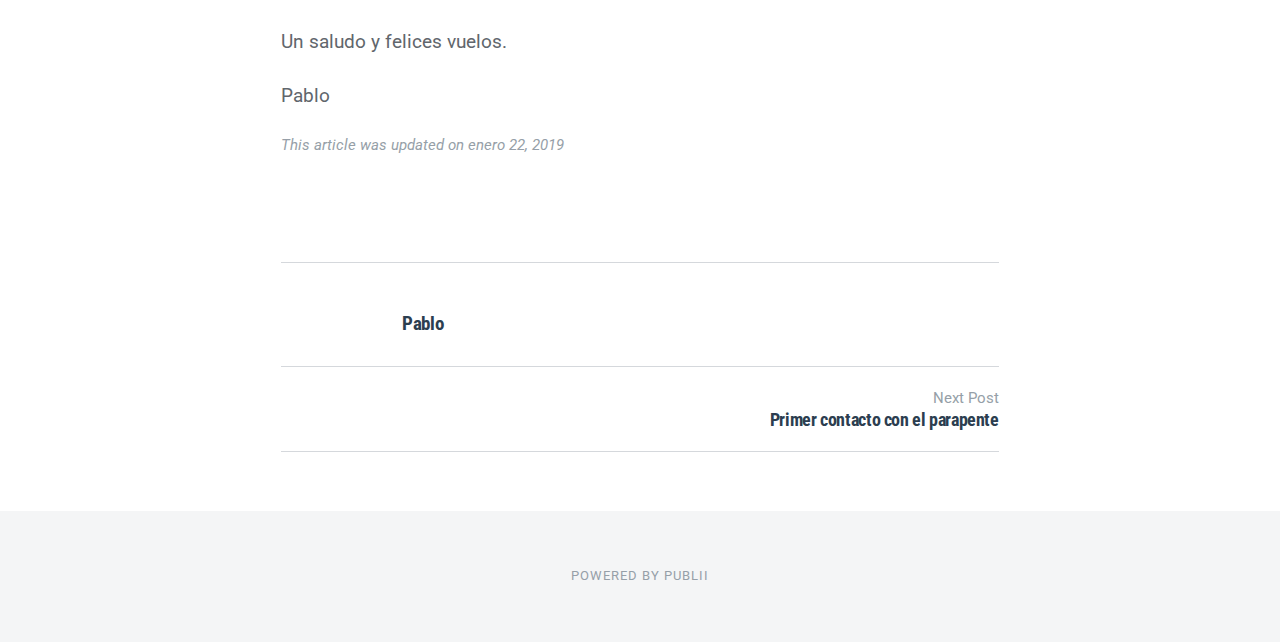
<file: objetivo-del-blog.html>
<!DOCTYPE html><html lang="es"><head><meta charset="utf-8"><meta http-equiv="X-UA-Compatible" content="IE=edge"><meta name="viewport" content="width=device-width,initial-scale=1"><title>Objetivo del blog - Viento y nubes</title><meta name="robots" content="index, follow"><meta name="generator" content="Publii Open-Source CMS for Static Site"><link rel="canonical" href="https://vientoynubes.github.io/vientoynubes/objetivo-del-blog.html"><link rel="amphtml" href="https://vientoynubes.github.io/vientoynubes/amp/objetivo-del-blog.html"><link type="application/atom+xml" rel="alternate" href="https://vientoynubes.github.io/vientoynubes/feed.xml"><meta property="og:title" content="Objetivo del blog"><meta property="og:site_name" content="Viento y nubes"><meta property="og:description" content="El objetivo de este blog personal es tener un lugar donde reunir todos los buenos momentos ocurridos con la práctica de algún deporte aéreo. A veces es suficiente con tener una carpeta de fotos y videos con todos esos momentos archivados para poder consultarlos de&hellip;"><meta property="og:url" content="https://vientoynubes.github.io/vientoynubes/objetivo-del-blog.html"><meta property="og:type" content="article"><link rel="preconnect" href="https://fonts.gstatic.com/" crossorigin><link href="https://fonts.googleapis.com/css?family=Roboto:400,700|Roboto+Condensed:400,700&amp;subset=latin-ext" rel="stylesheet"><link rel="stylesheet" href="https://vientoynubes.github.io/vientoynubes/assets/css/style.css?v=5226682b749bbcb1495631df1fb1a2f5"><script type="application/ld+json">{"@context":"http://schema.org","@type":"Article","mainEntityOfPage":{"@type":"WebPage","@id":"https://vientoynubes.github.io/vientoynubes/objetivo-del-blog.html"},"headline":"Objetivo del blog","datePublished":"2019-01-20T11:17","dateModified":"2019-01-22T20:56","description":"El objetivo de este blog personal es tener un lugar donde reunir todos los buenos momentos ocurridos con la práctica de algún deporte aéreo. A veces es suficiente con tener una carpeta de fotos y videos con todos esos momentos archivados para poder consultarlos de&hellip;","author":{"@type":"Person","name":"Pablo"},"publisher":{"@type":"Organization","name":"Pablo"}}</script><script async src="https://vientoynubes.github.io/vientoynubes/assets/js/lazysizes.min.js?v=fcb7109aacc796048242935c33a7f9ab"></script><style>.top__search [type=search] {
						background-image: url(https://vientoynubes.github.io/vientoynubes/assets/svg/search.svg);
				    }</style></head><body><div class="container"><header class="js-top is-sticky"><a class="logo" href="https://vientoynubes.github.io/vientoynubes">Viento y nubes</a><div class="top"><nav class="navbar js-navbar"><button class="navbar__toggle js-navbar__toggle">Menu</button><ul class="navbar__menu"><li class="active"><a href="https://vientoynubes.github.io/vientoynubes/objetivo-del-blog.html" target="_self">Sobre el Blog</a></li></ul></nav><div class="top__search"><form action="https://vientoynubes.github.io/vientoynubes/search.html" class="search"><input type="search" name="q" placeholder="search..."></form></div></div></header><main><article class="post"><div class="hero"><div class="hero__wrap"><img src="https://vientoynubes.github.io/vientoynubes/media/website/IMG_20170409_162334652.jpg" srcset="https://vientoynubes.github.io/vientoynubes/media/website/responsive/IMG_20170409_162334652-xs.jpg 300w, https://vientoynubes.github.io/vientoynubes/media/website/responsive/IMG_20170409_162334652-sm.jpg 480w, https://vientoynubes.github.io/vientoynubes/media/website/responsive/IMG_20170409_162334652-md.jpg 768w, https://vientoynubes.github.io/vientoynubes/media/website/responsive/IMG_20170409_162334652-lg.jpg 1024w, https://vientoynubes.github.io/vientoynubes/media/website/responsive/IMG_20170409_162334652-xl.jpg 1360w, https://vientoynubes.github.io/vientoynubes/media/website/responsive/IMG_20170409_162334652-2xl.jpg 1600w" sizes="(max-width: 1600px) 100vw, 1600px" alt=""></div><header class="hero__text"><h1>Objetivo del blog</h1><p class="post__meta"><time datetime="2019-01-20T11:17">enero 20, 2019 </time>By <a href="https://vientoynubes.github.io/vientoynubes/authors/pablo/" rel="author" title="Pablo">Pablo</a></p></header></div><div class="post__entry"><p>El objetivo de este blog personal es tener un lugar donde reunir todos los buenos momentos ocurridos con la práctica de algún deporte aéreo. A veces es suficiente con tener una carpeta de fotos y videos con todos esos momentos archivados para poder consultarlos de vez en cuando, pero otras veces me gustaría poder guardar coordenadas, nombres de escuelas, campings y sitios de interés donde he estado con el fin de poder volver en un futuro o simplemente para poder recordar con más exactitud como sucedió todo.</p><p>Son muchas las veces que vuelvo la vista atrás para recordar esos momentos vividos en el aire, con la familia, con los amigos, en solitario o incluso con gente que no conoces de nada. Al volver a ver esas fotos y esos videos puedo recordar exáctamente cómo me sentía en ese momento, flotando en el aire, disfrutando del aire y de las nubes.</p><p>Obtuve mi licencia de ULM en 2016 y ahora mismo en 2019 me encuentro finalizando el curso para obtener mi licencia de parapente. Así que no puedo decir que tenga muchos años de experiencia, ni numerosas horas de vuelo, lo cual es perfecto para poder empezar un blog a modo de diario de vuelo.</p><p>Si te has topado por casualidad con este blog espero que al menos te entretengas con alguna de las entradas, y si de paso te sirve para obtener información sobre alguno de los lugares que menciono pues dos veces bien.</p><p>Un saludo y felices vuelos.</p><p>Pablo</p><p class="post__last-updated">This article was updated on enero 22, 2019</p></div><aside class="post__share"></aside><footer class="post__footer"><div class="post__bio"><h3><a href="https://vientoynubes.github.io/vientoynubes/authors/pablo/" class="inverse" title="Pablo">Pablo</a></h3></div><nav class="post__nav"><div class="post__nav__next">Next Post<h5><a href="https://vientoynubes.github.io/vientoynubes/primer-contacto-con-el-parapente.html" class="inverse" rel="next">Primer contacto con el parapente</a></h5></div></nav></footer></article></main><footer class="footer"><div class="footer__copyright">Powered by Publii</div></footer></div><script defer="defer" src="https://vientoynubes.github.io/vientoynubes/assets/js/jquery-3.2.1.slim.min.js?v=5f48fc77cac90c4778fa24ec9c57f37d"></script><script defer="defer" src="https://vientoynubes.github.io/vientoynubes/assets/js/scripts.min.js?v=5dffffceea1fdc07740088873ba7ff09"></script></body></html>
</file>
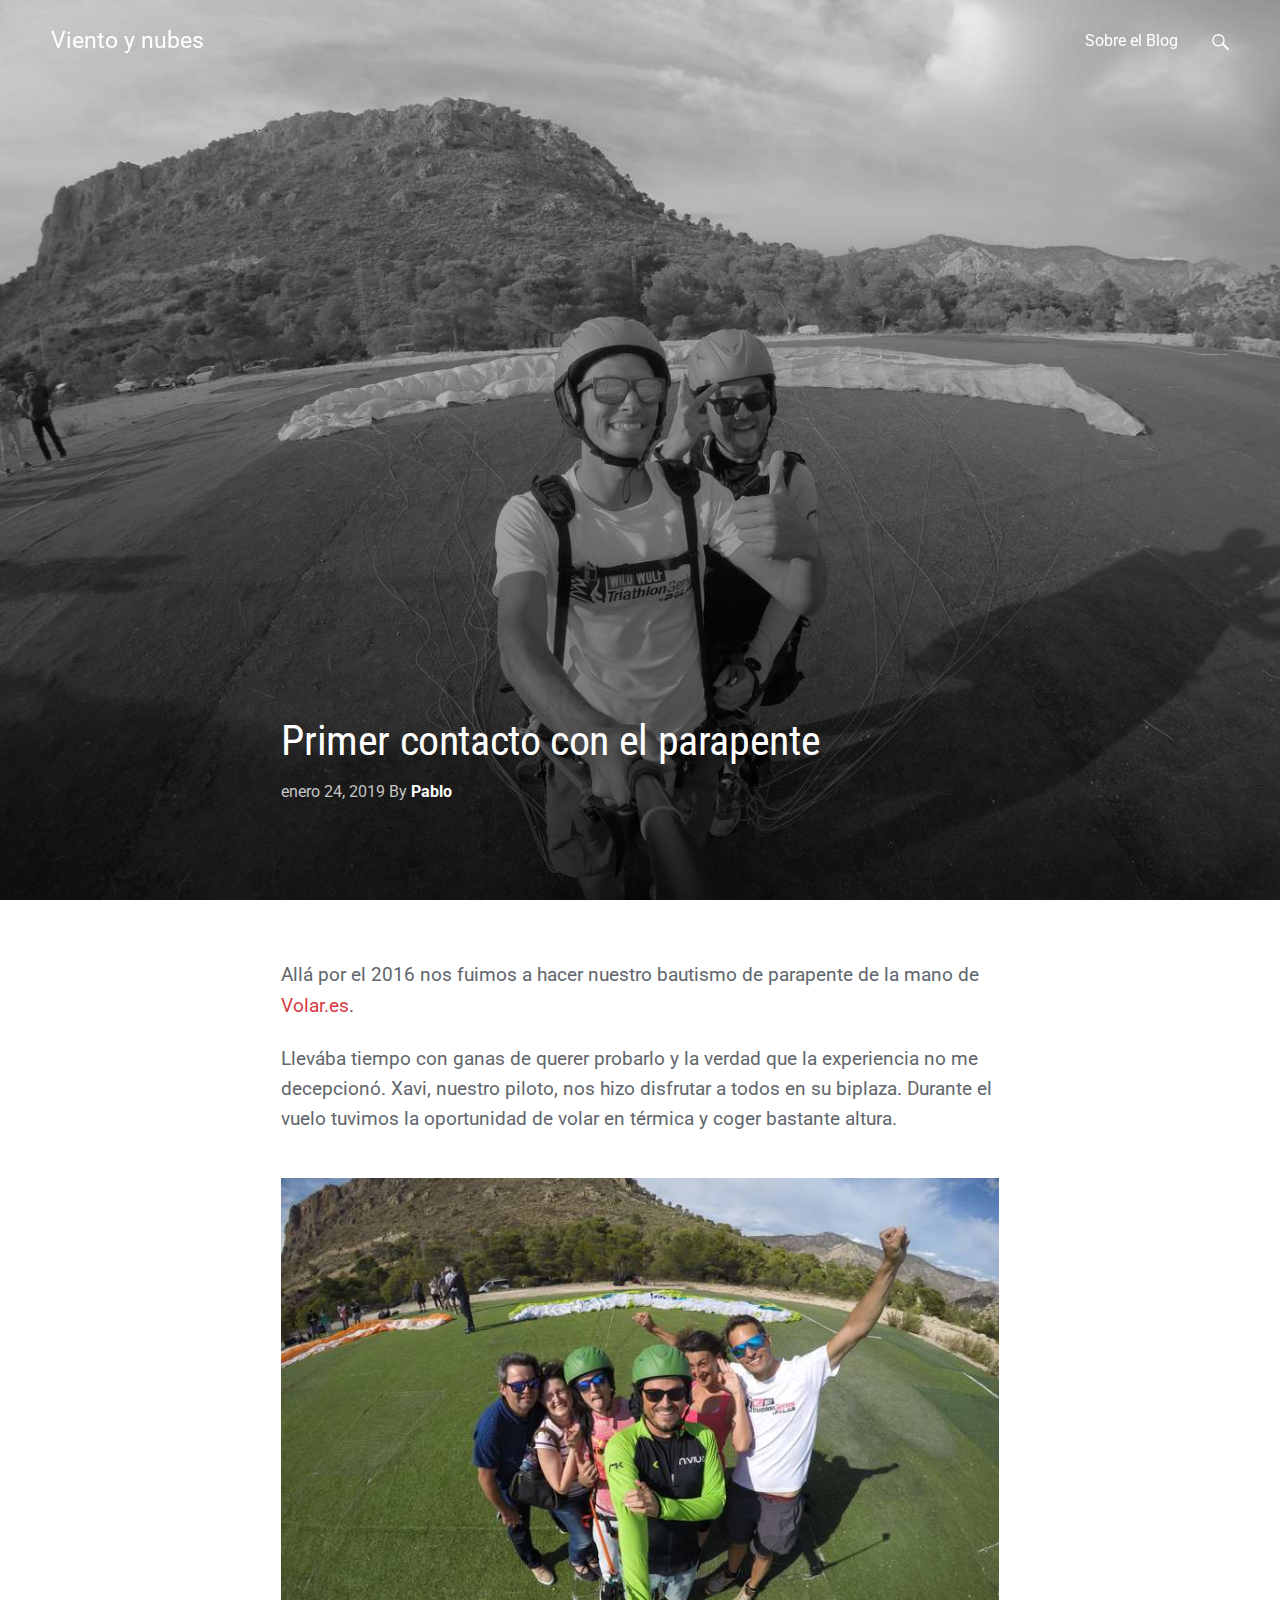
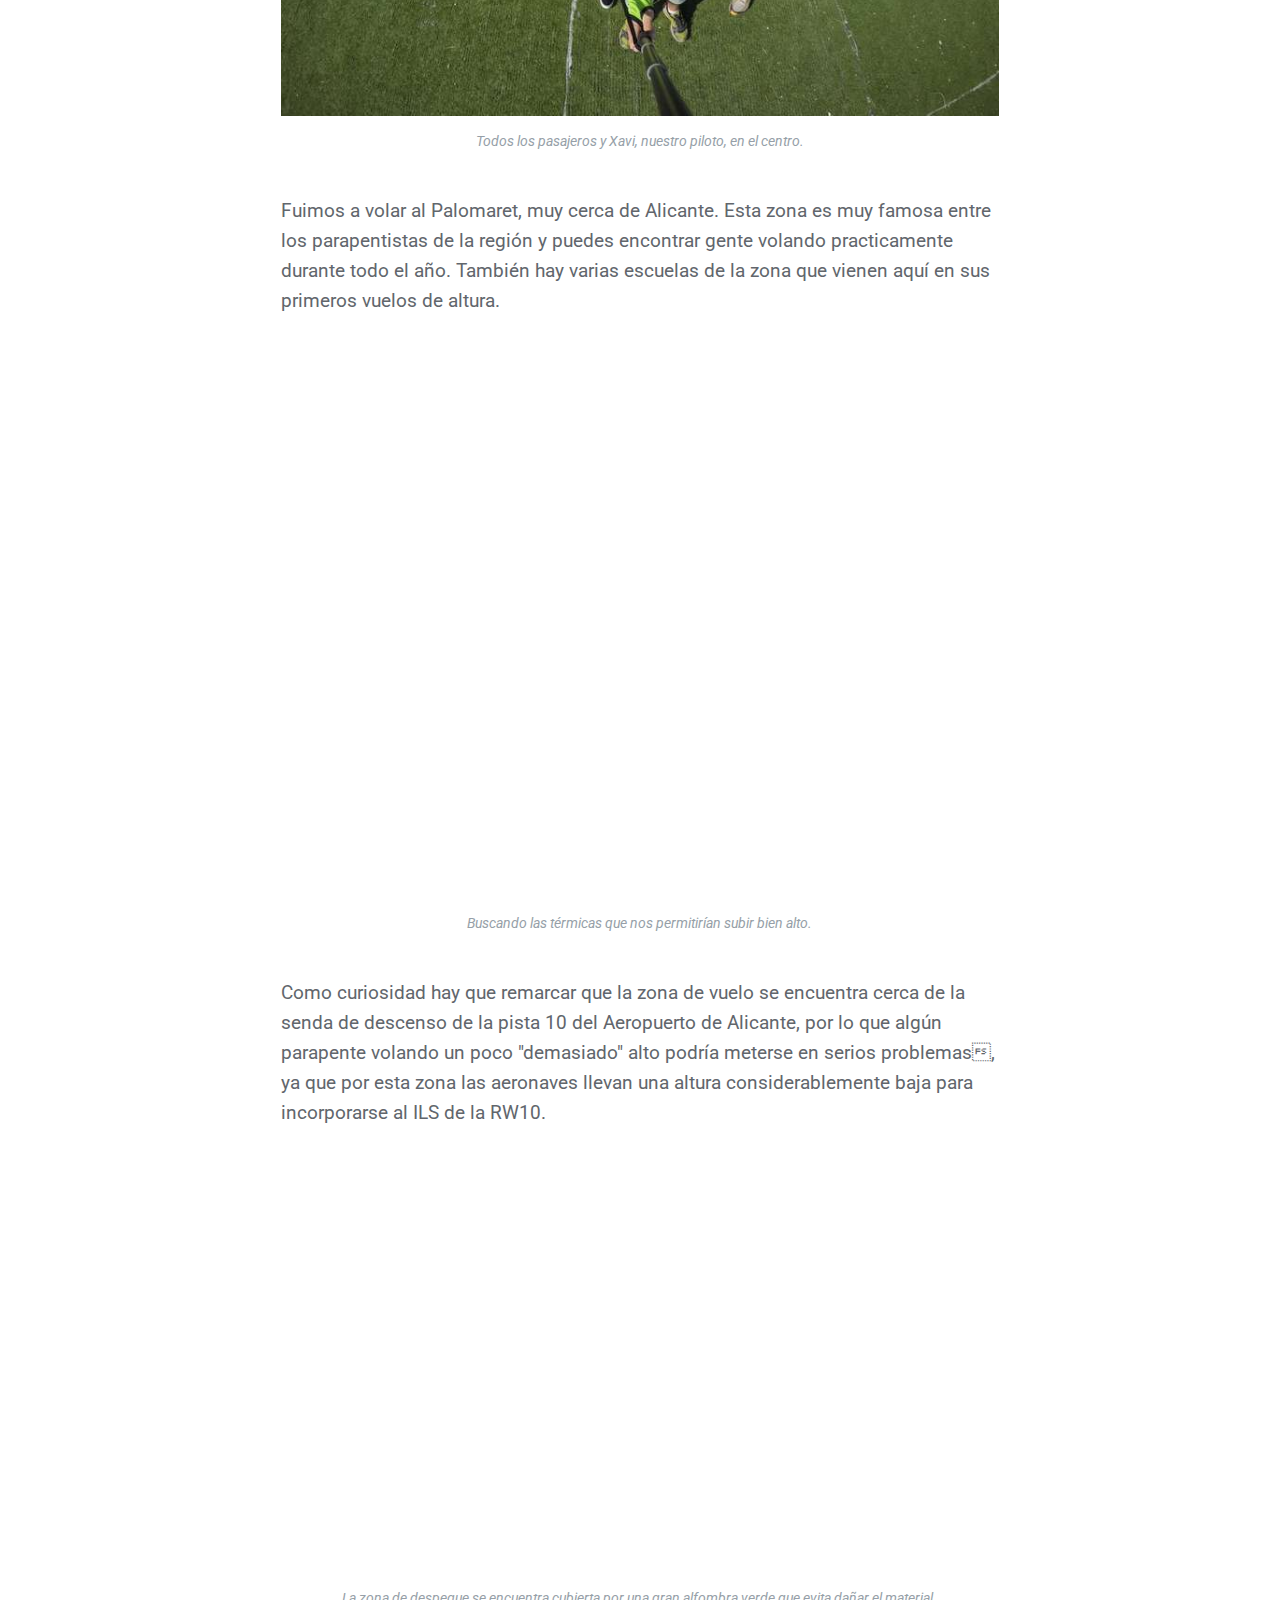
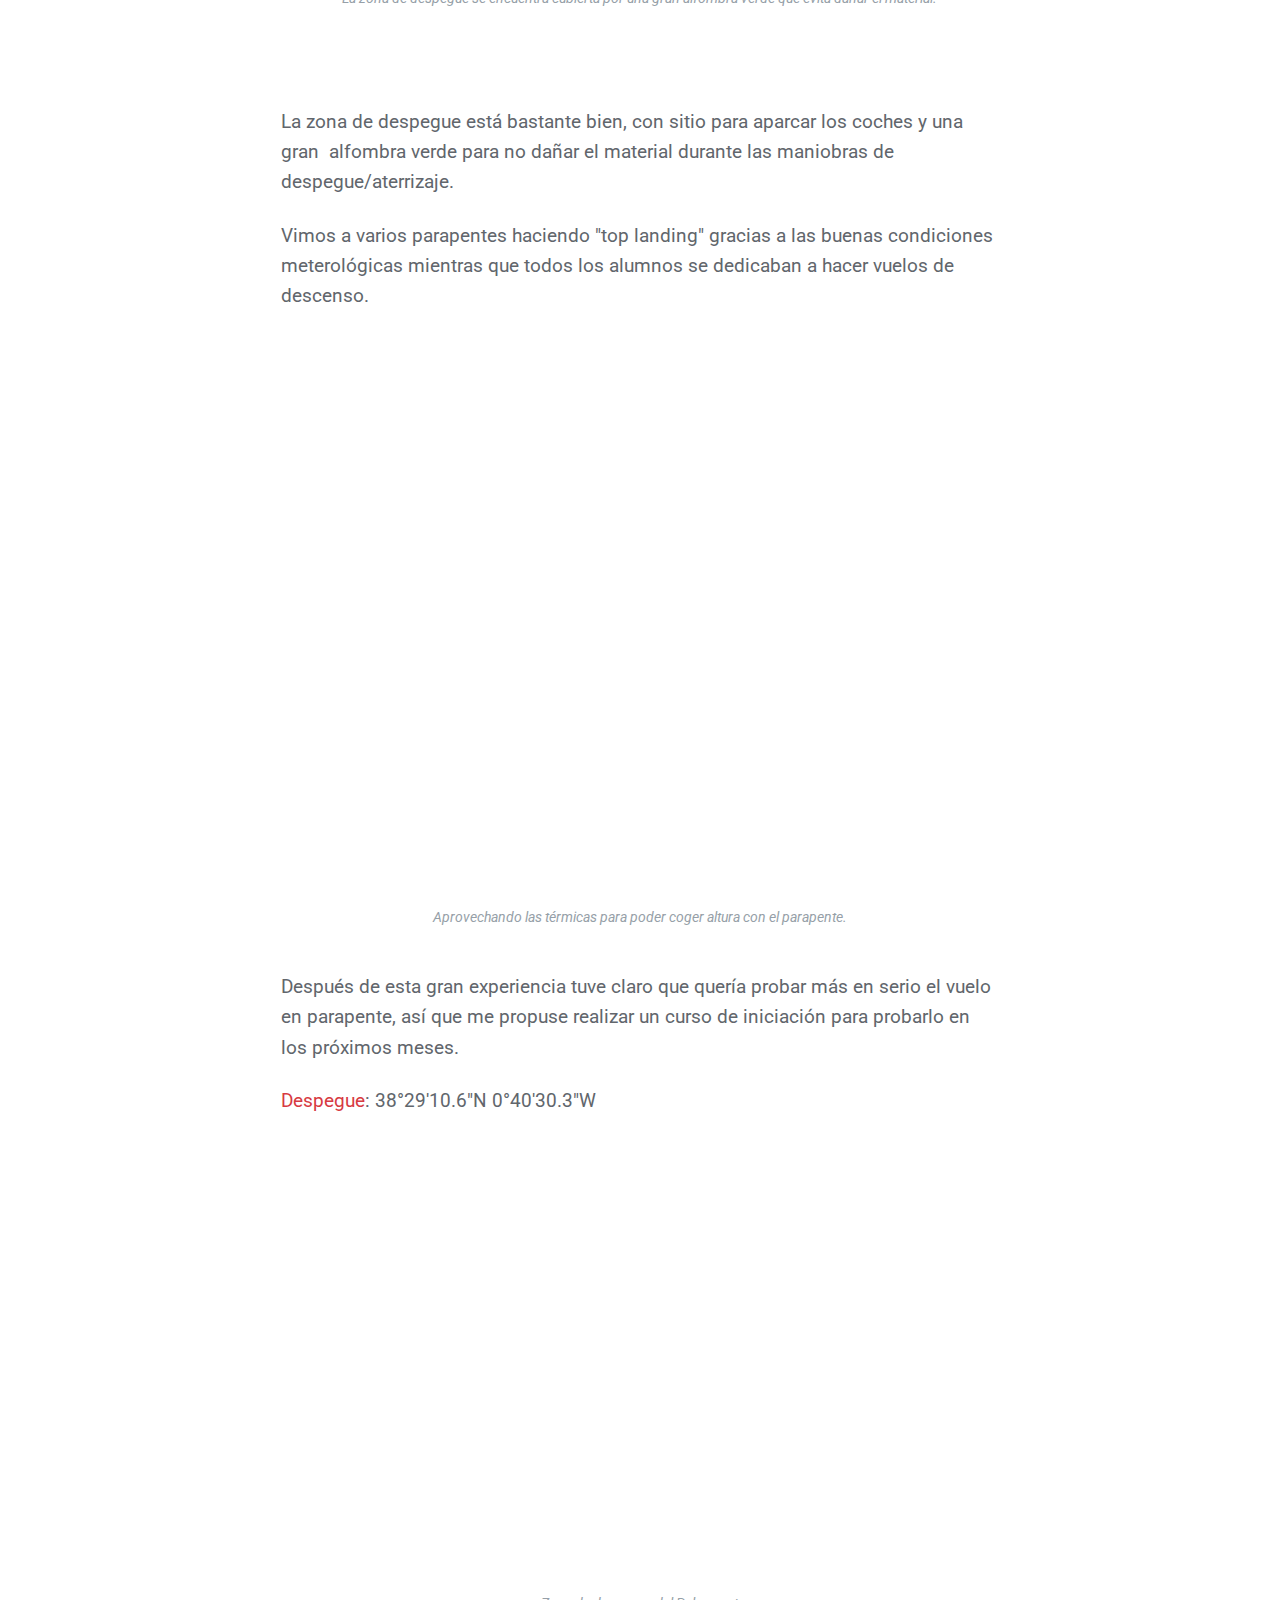
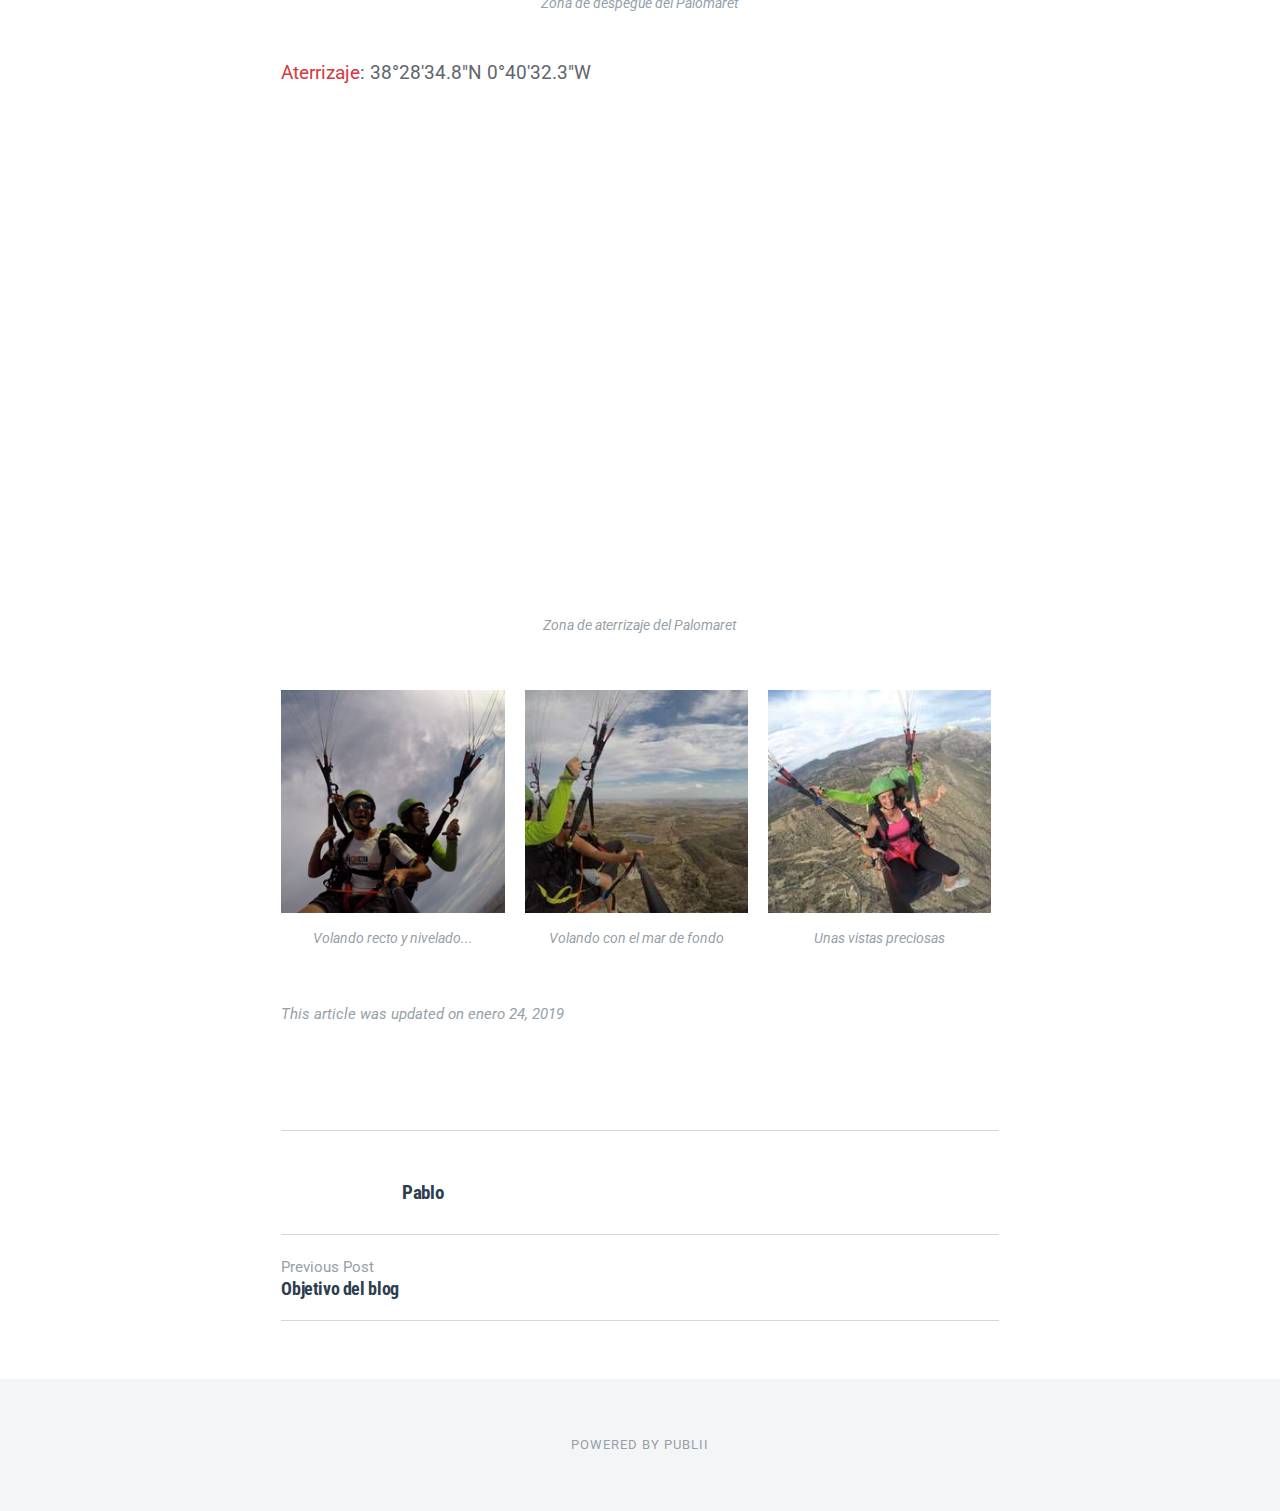
<file: primer-contacto-con-el-parapente.html>
<!DOCTYPE html><html lang="es"><head><meta charset="utf-8"><meta http-equiv="X-UA-Compatible" content="IE=edge"><meta name="viewport" content="width=device-width,initial-scale=1"><title>Primer contacto con el parapente - Viento y nubes</title><meta name="robots" content="index, follow"><meta name="generator" content="Publii Open-Source CMS for Static Site"><link rel="canonical" href="https://vientoynubes.github.io/vientoynubes/primer-contacto-con-el-parapente.html"><link rel="amphtml" href="https://vientoynubes.github.io/vientoynubes/amp/primer-contacto-con-el-parapente.html"><link type="application/atom+xml" rel="alternate" href="https://vientoynubes.github.io/vientoynubes/feed.xml"><meta property="og:title" content="Primer contacto con el parapente"><meta property="og:image" content="https://vientoynubes.github.io/vientoynubes/media/posts/2/G0064557.JPG"><meta property="og:site_name" content="Viento y nubes"><meta property="og:description" content="Allá por el 2016 nos fuimos a hacer nuestro bautismo de parapente de la mano de Volar.es. Llevába tiempo con ganas de querer probarlo y la verdad que la experiencia no me decepcionó. Xavi, nuestro piloto, nos hizo disfrutar a todos en su biplaza. Durante&hellip;"><meta property="og:url" content="https://vientoynubes.github.io/vientoynubes/primer-contacto-con-el-parapente.html"><meta property="og:type" content="article"><link rel="preconnect" href="https://fonts.gstatic.com/" crossorigin><link href="https://fonts.googleapis.com/css?family=Roboto:400,700|Roboto+Condensed:400,700&amp;subset=latin-ext" rel="stylesheet"><link rel="stylesheet" href="https://vientoynubes.github.io/vientoynubes/assets/css/style.css?v=5226682b749bbcb1495631df1fb1a2f5"><link rel="stylesheet" href="https://vientoynubes.github.io/vientoynubes/assets/css/photoswipe.css?v=9ddbeaafc8e564fa625622923178b325"><script type="application/ld+json">{"@context":"http://schema.org","@type":"Article","mainEntityOfPage":{"@type":"WebPage","@id":"https://vientoynubes.github.io/vientoynubes/primer-contacto-con-el-parapente.html"},"headline":"Primer contacto con el parapente","datePublished":"2019-01-24T20:36","dateModified":"2019-01-24T20:36","image":{"@type":"ImageObject","url":"https://vientoynubes.github.io/vientoynubes/media/posts/2/G0064557.JPG","height":3000,"width":4000},"description":"Allá por el 2016 nos fuimos a hacer nuestro bautismo de parapente de la mano de Volar.es. Llevába tiempo con ganas de querer probarlo y la verdad que la experiencia no me decepcionó. Xavi, nuestro piloto, nos hizo disfrutar a todos en su biplaza. Durante&hellip;","author":{"@type":"Person","name":"Pablo"},"publisher":{"@type":"Organization","name":"Pablo"}}</script><script async src="https://vientoynubes.github.io/vientoynubes/assets/js/lazysizes.min.js?v=fcb7109aacc796048242935c33a7f9ab"></script><style>.top__search [type=search] {
						background-image: url(https://vientoynubes.github.io/vientoynubes/assets/svg/search.svg);
				    }
				            .pswp--svg .pswp__button,
				            .pswp--svg .pswp__button--arrow--left:before,
				            .pswp--svg .pswp__button--arrow--right:before {
					            background-image: url(https://vientoynubes.github.io/vientoynubes/assets/svg/gallery-icons-light.svg);
			                }</style></head><body><div class="container"><header class="js-top is-sticky"><a class="logo" href="https://vientoynubes.github.io/vientoynubes">Viento y nubes</a><div class="top"><nav class="navbar js-navbar"><button class="navbar__toggle js-navbar__toggle">Menu</button><ul class="navbar__menu"><li><a href="https://vientoynubes.github.io/vientoynubes/objetivo-del-blog.html" target="_self">Sobre el Blog</a></li></ul></nav><div class="top__search"><form action="https://vientoynubes.github.io/vientoynubes/search.html" class="search"><input type="search" name="q" placeholder="search..."></form></div></div></header><main><article class="post"><div class="hero"><div class="hero__wrap"><img src="https://vientoynubes.github.io/vientoynubes/media/posts/2/G0064557.JPG" sizes="(max-width: 1600px) 100vw, 1600px" srcset="https://vientoynubes.github.io/vientoynubes/media/posts/2/responsive/G0064557-xs.JPG 300w, https://vientoynubes.github.io/vientoynubes/media/posts/2/responsive/G0064557-sm.JPG 480w, https://vientoynubes.github.io/vientoynubes/media/posts/2/responsive/G0064557-md.JPG 768w, https://vientoynubes.github.io/vientoynubes/media/posts/2/responsive/G0064557-lg.JPG 1024w, https://vientoynubes.github.io/vientoynubes/media/posts/2/responsive/G0064557-xl.JPG 1360w, https://vientoynubes.github.io/vientoynubes/media/posts/2/responsive/G0064557-2xl.JPG 1600w" alt=""></div><header class="hero__text"><h1>Primer contacto con el parapente</h1><p class="post__meta"><time datetime="2019-01-24T20:36">enero 24, 2019 </time>By <a href="https://vientoynubes.github.io/vientoynubes/authors/pablo/" rel="author" title="Pablo">Pablo</a></p></header></div><div class="post__entry"><p>Allá por el 2016 nos fuimos a hacer nuestro bautismo de parapente de la mano de <a href="http://www.volar.es" target="_blank" rel="noopener noreferrer">Volar.es</a>.</p><p>Llevába tiempo con ganas de querer probarlo y la verdad que la experiencia no me decepcionó. Xavi, nuestro piloto, nos hizo disfrutar a todos en su biplaza. Durante el vuelo tuvimos la oportunidad de volar en térmica y coger bastante altura.</p><figure class="post__image post__image--center"><img class="lazyload" src="https://vientoynubes.github.io/vientoynubes/media/posts/2/responsive/G0014420-xs.JPG" data-sizes="auto" data-srcset="https://vientoynubes.github.io/vientoynubes/media/posts/2/responsive/G0014420-xs.JPG 300w ,https://vientoynubes.github.io/vientoynubes/media/posts/2/responsive/G0014420-sm.JPG 480w ,https://vientoynubes.github.io/vientoynubes/media/posts/2/responsive/G0014420-md.JPG 768w" alt="Todos los pasajeros y Xavi, nuestro piloto, en el centro." width="4000" height="3000"><figcaption>Todos los pasajeros y Xavi, nuestro piloto, en el centro.</figcaption></figure><p>Fuimos a volar al Palomaret, muy cerca de Alicante. Esta zona es muy famosa entre los parapentistas de la región y puedes encontrar gente volando practicamente durante todo el año. También hay varias escuelas de la zona que vienen aquí en sus primeros vuelos de altura.</p><figure class="post__image post__image--center"><img class="lazyload" src="https://vientoynubes.github.io/vientoynubes/media/posts/2/responsive/G0044526-xs.JPG" data-sizes="auto" data-srcset="https://vientoynubes.github.io/vientoynubes/media/posts/2/responsive/G0044526-xs.JPG 300w ,https://vientoynubes.github.io/vientoynubes/media/posts/2/responsive/G0044526-sm.JPG 480w ,https://vientoynubes.github.io/vientoynubes/media/posts/2/responsive/G0044526-md.JPG 768w" alt="Volando en parapente biplaza en el Palomaret de Alicante" width="4000" height="3000"><figcaption>Buscando las térmicas que nos permitirían subir bien alto.</figcaption></figure><p>Como curiosidad hay que remarcar que la zona de vuelo se encuentra cerca de la senda de descenso de la pista 10 del Aeropuerto de Alicante, por lo que algún parapente volando un poco "demasiado" alto podría meterse en serios problemas, ya que por esta zona las aeronaves llevan una altura considerablemente baja para incorporarse al ILS de la RW10.</p><figure class="post__image post__image--center"><img class="lazyload" src="https://vientoynubes.github.io/vientoynubes/media/posts/2/responsive/Captura-de-pantalla-2016-09-17-a-las-20.12.05-xs.png" data-sizes="auto" data-srcset="https://vientoynubes.github.io/vientoynubes/media/posts/2/responsive/Captura-de-pantalla-2016-09-17-a-las-20.12.05-xs.png 300w ,https://vientoynubes.github.io/vientoynubes/media/posts/2/responsive/Captura-de-pantalla-2016-09-17-a-las-20.12.05-sm.png 480w ,https://vientoynubes.github.io/vientoynubes/media/posts/2/responsive/Captura-de-pantalla-2016-09-17-a-las-20.12.05-md.png 768w" alt="Zona de despegue del Palomaret" width="1906" height="1070"><figcaption>La zona de despegue se encuentra cubierta por una gran alfombra verde que evita dañar el material.</figcaption></figure><p> </p><p>La zona de despegue está bastante bien, con sitio para aparcar los coches y una gran  alfombra verde para no dañar el material durante las maniobras de despegue/aterrizaje.</p><p>Vimos a varios parapentes haciendo "top landing" gracias a las buenas condiciones meterológicas mientras que todos los alumnos se dedicaban a hacer vuelos de descenso.</p><figure class="post__image post__image--center"><img class="lazyload" src="https://vientoynubes.github.io/vientoynubes/media/posts/2/responsive/G0084590-xs.JPG" data-sizes="auto" data-srcset="https://vientoynubes.github.io/vientoynubes/media/posts/2/responsive/G0084590-xs.JPG 300w ,https://vientoynubes.github.io/vientoynubes/media/posts/2/responsive/G0084590-sm.JPG 480w ,https://vientoynubes.github.io/vientoynubes/media/posts/2/responsive/G0084590-md.JPG 768w" alt="Aprovechando las térmicas para coger altura con el parapente" width="4000" height="3000"><figcaption>Aprovechando las térmicas para poder coger altura con el parapente.</figcaption></figure><p>Después de esta gran experiencia tuve claro que quería probar más en serio el vuelo en parapente, así que me propuse realizar un curso de iniciación para probarlo en los próximos meses.</p><p><a href="https://goo.gl/maps/9bUPe9F1K7U2" target="_blank" rel="noopener noreferrer">Despegue</a>: 38°29'10.6"N 0°40'30.3"W</p><figure class="post__image post__image--center"><img class="lazyload" src="https://vientoynubes.github.io/vientoynubes/media/posts/2/responsive/Screenshot-2019-01-24-at-19.55.24-xs.png" data-sizes="auto" data-srcset="https://vientoynubes.github.io/vientoynubes/media/posts/2/responsive/Screenshot-2019-01-24-at-19.55.24-xs.png 300w ,https://vientoynubes.github.io/vientoynubes/media/posts/2/responsive/Screenshot-2019-01-24-at-19.55.24-sm.png 480w ,https://vientoynubes.github.io/vientoynubes/media/posts/2/responsive/Screenshot-2019-01-24-at-19.55.24-md.png 768w" alt="Zona de despegue del Palomaret" width="2154" height="1260"><figcaption>Zona de despegue del Palomaret</figcaption></figure><p><a href="https://goo.gl/maps/9gGQHKJHLLp">Aterrizaje</a>: 38°28'34.8"N 0°40'32.3"W</p><figure class="post__image post__image--center"><img class="lazyload" src="https://vientoynubes.github.io/vientoynubes/media/posts/2/responsive/Screenshot-2019-01-24-at-20.28.40-xs.png" data-sizes="auto" data-srcset="https://vientoynubes.github.io/vientoynubes/media/posts/2/responsive/Screenshot-2019-01-24-at-20.28.40-xs.png 300w ,https://vientoynubes.github.io/vientoynubes/media/posts/2/responsive/Screenshot-2019-01-24-at-20.28.40-sm.png 480w ,https://vientoynubes.github.io/vientoynubes/media/posts/2/responsive/Screenshot-2019-01-24-at-20.28.40-md.png 768w" alt="Zona de aterrizaje del Palomaret" width="1756" height="1146"><figcaption>Zona de aterrizaje del Palomaret</figcaption></figure><div class="gallery" data-is-empty="false" data-columns="3"><figure class="gallery__item"><a href="https://vientoynubes.github.io/vientoynubes/media/posts/2/gallery/Captura-de-pantalla-2016-09-17-a-las-20.15.29.png" data-size="1910x1050"><img src="https://vientoynubes.github.io/vientoynubes/media/posts/2/gallery/Captura-de-pantalla-2016-09-17-a-las-20.15.29-thumbnail.png" alt="Volando recto y nivelado..." width="240" height="240"></a><figcaption class="gallery-description">Volando recto y nivelado...</figcaption></figure><figure class="gallery__item"><a href="https://vientoynubes.github.io/vientoynubes/media/posts/2/gallery/G0054545.JPG" data-size="4000x3000"><img src="https://vientoynubes.github.io/vientoynubes/media/posts/2/gallery/G0054545-thumbnail.JPG" alt="Volando con el mar de fondo" width="240" height="240"></a><figcaption class="gallery-description">Volando con el mar de fondo</figcaption></figure><figure class="gallery__item"><a href="https://vientoynubes.github.io/vientoynubes/media/posts/2/gallery/G0044513.JPG" data-size="4000x3000"><img src="https://vientoynubes.github.io/vientoynubes/media/posts/2/gallery/G0044513-thumbnail.JPG" alt="Unas vistas preciosas" width="240" height="240"></a><figcaption class="gallery-description">Unas vistas preciosas</figcaption></figure></div><p class="post__last-updated">This article was updated on enero 24, 2019</p></div><aside class="post__share"></aside><footer class="post__footer"><div class="post__bio"><h3><a href="https://vientoynubes.github.io/vientoynubes/authors/pablo/" class="inverse" title="Pablo">Pablo</a></h3></div><nav class="post__nav"><div class="post__nav__prev">Previous Post<h5><a href="https://vientoynubes.github.io/vientoynubes/objetivo-del-blog.html" class="inverse" rel="prev">Objetivo del blog</a></h5></div></nav></footer></article></main><footer class="footer"><div class="footer__copyright">Powered by Publii</div></footer></div><script defer="defer" src="https://vientoynubes.github.io/vientoynubes/assets/js/jquery-3.2.1.slim.min.js?v=5f48fc77cac90c4778fa24ec9c57f37d"></script><script defer="defer" src="https://vientoynubes.github.io/vientoynubes/assets/js/scripts.min.js?v=5dffffceea1fdc07740088873ba7ff09"></script><script defer="defer" src="https://vientoynubes.github.io/vientoynubes/assets/js/photoswipe.min.js?v=90d5a5ff4789f25f79840f95fc089c0e"></script><script defer="defer" src="https://vientoynubes.github.io/vientoynubes/assets/js/photoswipe-ui-default.min.js?v=c061a13816b98ce8c8a7ffb2e62dc403"></script><script>var initPhotoSwipeFromDOM=function(gallerySelector){var parseThumbnailElements=function(el){var thumbElements=el.childNodes,numNodes=thumbElements.length,items=[],figureEl,linkEl,size,item;for(var i=0;i<numNodes;i++){figureEl=thumbElements[i];if(figureEl.nodeType!==1){continue;}
          linkEl=figureEl.children[0];size=linkEl.getAttribute('data-size').split('x');item={src:linkEl.getAttribute('href'),w:parseInt(size[0],10),h:parseInt(size[1],10)};if(figureEl.children.length>1){item.title=figureEl.children[1].innerHTML;}
          if(linkEl.children.length>0){item.msrc=linkEl.children[0].getAttribute('src');}
          item.el=figureEl;items.push(item);}
          return items;};var closest=function closest(el,fn){return el&&(fn(el)?el:closest(el.parentNode,fn));};var onThumbnailsClick=function(e){e=e||window.event;e.preventDefault?e.preventDefault():e.returnValue=false;var eTarget=e.target||e.srcElement;var clickedListItem=closest(eTarget,function(el){return(el.tagName&&el.tagName.toUpperCase()==='FIGURE');});if(!clickedListItem){return;}
          var clickedGallery=clickedListItem.parentNode,childNodes=clickedListItem.parentNode.childNodes,numChildNodes=childNodes.length,nodeIndex=0,index;for(var i=0;i<numChildNodes;i++){if(childNodes[i].nodeType!==1){continue;}
          if(childNodes[i]===clickedListItem){index=nodeIndex;break;}
          nodeIndex++;}
          if(index>=0){openPhotoSwipe(index,clickedGallery);}
          return false;};var photoswipeParseHash=function(){var hash=window.location.hash.substring(1),params={};if(hash.length<5){return params;}
          var vars=hash.split('&');for(var i=0;i<vars.length;i++){if(!vars[i]){continue;}
          var pair=vars[i].split('=');if(pair.length<2){continue;}
          params[pair[0]]=pair[1];}
          if(params.gid){params.gid=parseInt(params.gid,10);}
          return params;};var openPhotoSwipe=function(index,galleryElement,disableAnimation,fromURL){var pswpElement=document.querySelectorAll('.pswp')[0],gallery,options,items;items=parseThumbnailElements(galleryElement);options={galleryUID:galleryElement.getAttribute('data-pswp-uid'),getThumbBoundsFn:function(index){var thumbnail=items[index].el.getElementsByTagName('img')[0],pageYScroll=window.pageYOffset||document.documentElement.scrollTop,rect=thumbnail.getBoundingClientRect();return{x:rect.left,y:rect.top+pageYScroll,w:rect.width};},
          mainClass:'pswp--dark',
          preload: [1,2],
          hideAnimationDuration:200,
          showAnimationDuration:0,
          bgOpacity: 0.7,
          showHideOpacity:true,
          closeOnScroll: true,
          arrowKeys: true,
          closeEl: true,
          captionEl: true,
          fullscreenEl: true,
          zoomEl: true,
          shareEl: true,
          counterEl: true,
          arrowEl: true,
          preloaderEl: true
          };if(fromURL){if(options.galleryPIDs){for(var j=0;j<items.length;j++){if(items[j].pid==index){options.index=j;break;}}}else{options.index=parseInt(index,10)-1;}}else{options.index=parseInt(index,10);}
          if(isNaN(options.index)){return;}
          if(disableAnimation){options.showAnimationDuration=0;}
          gallery=new PhotoSwipe(pswpElement,PhotoSwipeUI_Default,items,options);gallery.init();gallery.options.escKey=true;};var galleryElements=document.querySelectorAll(gallerySelector);for(var i=0,l=galleryElements.length;i<l;i++){galleryElements[i].setAttribute('data-pswp-uid',i+1);galleryElements[i].onclick=onThumbnailsClick;}
          var hashData=photoswipeParseHash();if(hashData.pid&&hashData.gid){openPhotoSwipe(hashData.pid,galleryElements[hashData.gid-1],true,true);}};initPhotoSwipeFromDOM('.gallery');</script><div class="pswp" tabindex="-1" role="dialog" aria-hidden="true"><div class="pswp__bg"></div><div class="pswp__scroll-wrap"><div class="pswp__container"><div class="pswp__item"></div><div class="pswp__item"></div><div class="pswp__item"></div></div><div class="pswp__ui pswp__ui--hidden"><div class="pswp__top-bar"><div class="pswp__counter"></div><button class="pswp__button pswp__button--close" title="Close (Esc)"></button> <button class="pswp__button pswp__button--share" title="Share"></button> <button class="pswp__button pswp__button--fs" title="Toggle fullscreen"></button> <button class="pswp__button pswp__button--zoom" title="Zoom in/out"></button><div class="pswp__preloader"><div class="pswp__preloader__icn"><div class="pswp__preloader__cut"><div class="pswp__preloader__donut"></div></div></div></div></div><div class="pswp__share-modal pswp__share-modal--hidden pswp__single-tap"><div class="pswp__share-tooltip"></div></div><button class="pswp__button pswp__button--arrow--left" title="Previous (arrow left)"></button> <button class="pswp__button pswp__button--arrow--right" title="Next (arrow right)"></button><div class="pswp__caption"><div class="pswp__caption__center"></div></div></div></div></div></body></html>
</file>
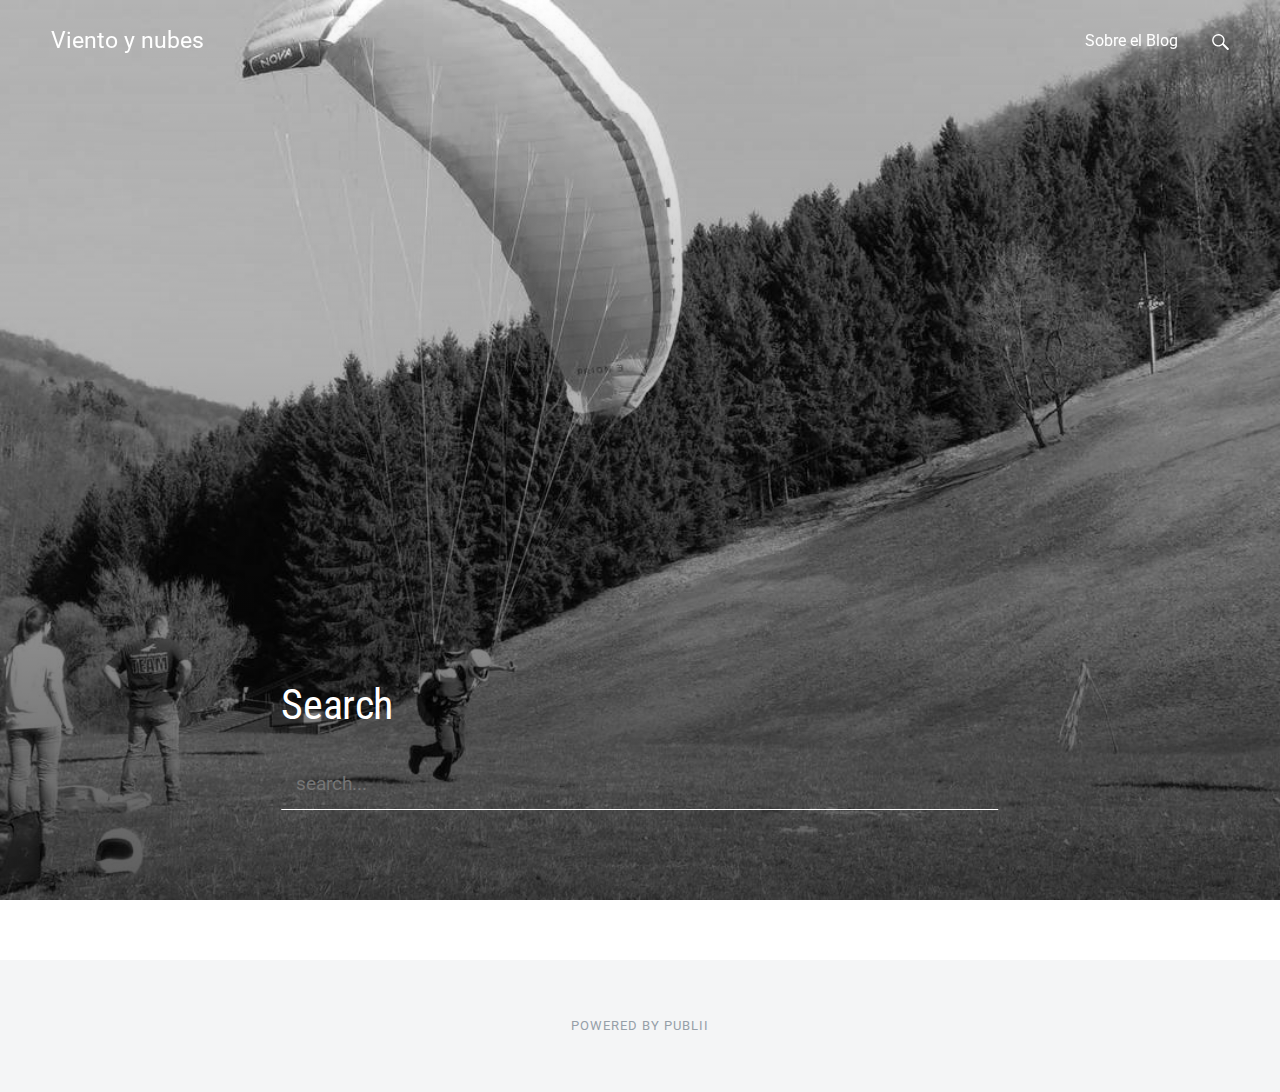
<file: search.html>
<!DOCTYPE html><html lang="es"><head><meta charset="utf-8"><meta http-equiv="X-UA-Compatible" content="IE=edge"><meta name="viewport" content="width=device-width,initial-scale=1"><title>Search - Viento y nubes</title><meta name="robots" content="noindex, follow"><meta name="generator" content="Publii Open-Source CMS for Static Site"><link rel="amphtml" href=""><link type="application/atom+xml" rel="alternate" href="https://vientoynubes.github.io/vientoynubes/feed.xml"><meta property="og:title" content="Viento y nubes"><meta property="og:site_name" content="Viento y nubes"><meta property="og:description" content=""><meta property="og:url" content="https://vientoynubes.github.io/vientoynubes/"><meta property="og:type" content="website"><link rel="preconnect" href="https://fonts.gstatic.com/" crossorigin><link href="https://fonts.googleapis.com/css?family=Roboto:400,700|Roboto+Condensed:400,700&amp;subset=latin-ext" rel="stylesheet"><link rel="stylesheet" href="https://vientoynubes.github.io/vientoynubes/assets/css/style.css?v=5226682b749bbcb1495631df1fb1a2f5"><script type="application/ld+json">{"@context":"http://schema.org","@type":"Organization","name":"Viento y nubes","url":"https://vientoynubes.github.io/vientoynubes"}</script><script async src="https://vientoynubes.github.io/vientoynubes/assets/js/lazysizes.min.js?v=fcb7109aacc796048242935c33a7f9ab"></script><style>.top__search [type=search] {
						background-image: url(https://vientoynubes.github.io/vientoynubes/assets/svg/search.svg);
				    }</style></head><body><div class="container"><header class="js-top is-sticky"><a class="logo" href="https://vientoynubes.github.io/vientoynubes">Viento y nubes</a><div class="top"><nav class="navbar js-navbar"><button class="navbar__toggle js-navbar__toggle">Menu</button><ul class="navbar__menu"><li><a href="https://vientoynubes.github.io/vientoynubes/objetivo-del-blog.html" target="_self">Sobre el Blog</a></li></ul></nav><div class="top__search"><form action="https://vientoynubes.github.io/vientoynubes/search.html" class="search"><input type="search" name="q" placeholder="search..."></form></div></div></header><main><section class="hero"><div class="hero__wrap"><img src="https://vientoynubes.github.io/vientoynubes/media/website/IMG_20170409_162334652.jpg" srcset="https://vientoynubes.github.io/vientoynubes/media/website/responsive/IMG_20170409_162334652-xs.jpg 300w, https://vientoynubes.github.io/vientoynubes/media/website/responsive/IMG_20170409_162334652-sm.jpg 480w, https://vientoynubes.github.io/vientoynubes/media/website/responsive/IMG_20170409_162334652-md.jpg 768w, https://vientoynubes.github.io/vientoynubes/media/website/responsive/IMG_20170409_162334652-lg.jpg 1024w, https://vientoynubes.github.io/vientoynubes/media/website/responsive/IMG_20170409_162334652-xl.jpg 1360w, https://vientoynubes.github.io/vientoynubes/media/website/responsive/IMG_20170409_162334652-2xl.jpg 1600w" sizes="(max-width: 1600px) 100vw, 1600px" alt=""></div><header class="hero__text search"><h1>Search</h1><form action="https://vientoynubes.github.io/vientoynubes/search.html" class="search__form"><input type="search" name="q" placeholder="search..." class="search__input"></form></header></section><script>(function () {
            var cx = '';
            var gcse = document.createElement('script');
            gcse.type  = 'text/javascript';
            gcse.async = true;
            gcse.src   = 'https://cse.google.com/cse.js?cx=' + cx;
            var s = document.getElementsByTagName('script')[0];
            s.parentNode.insertBefore(gcse, s);
        })();</script><gcse:searchresults-only></gcse:searchresults-only></main><footer class="footer"><div class="footer__copyright">Powered by Publii</div></footer></div><script defer="defer" src="https://vientoynubes.github.io/vientoynubes/assets/js/jquery-3.2.1.slim.min.js?v=5f48fc77cac90c4778fa24ec9c57f37d"></script><script defer="defer" src="https://vientoynubes.github.io/vientoynubes/assets/js/scripts.min.js?v=5dffffceea1fdc07740088873ba7ff09"></script></body></html>
</file>
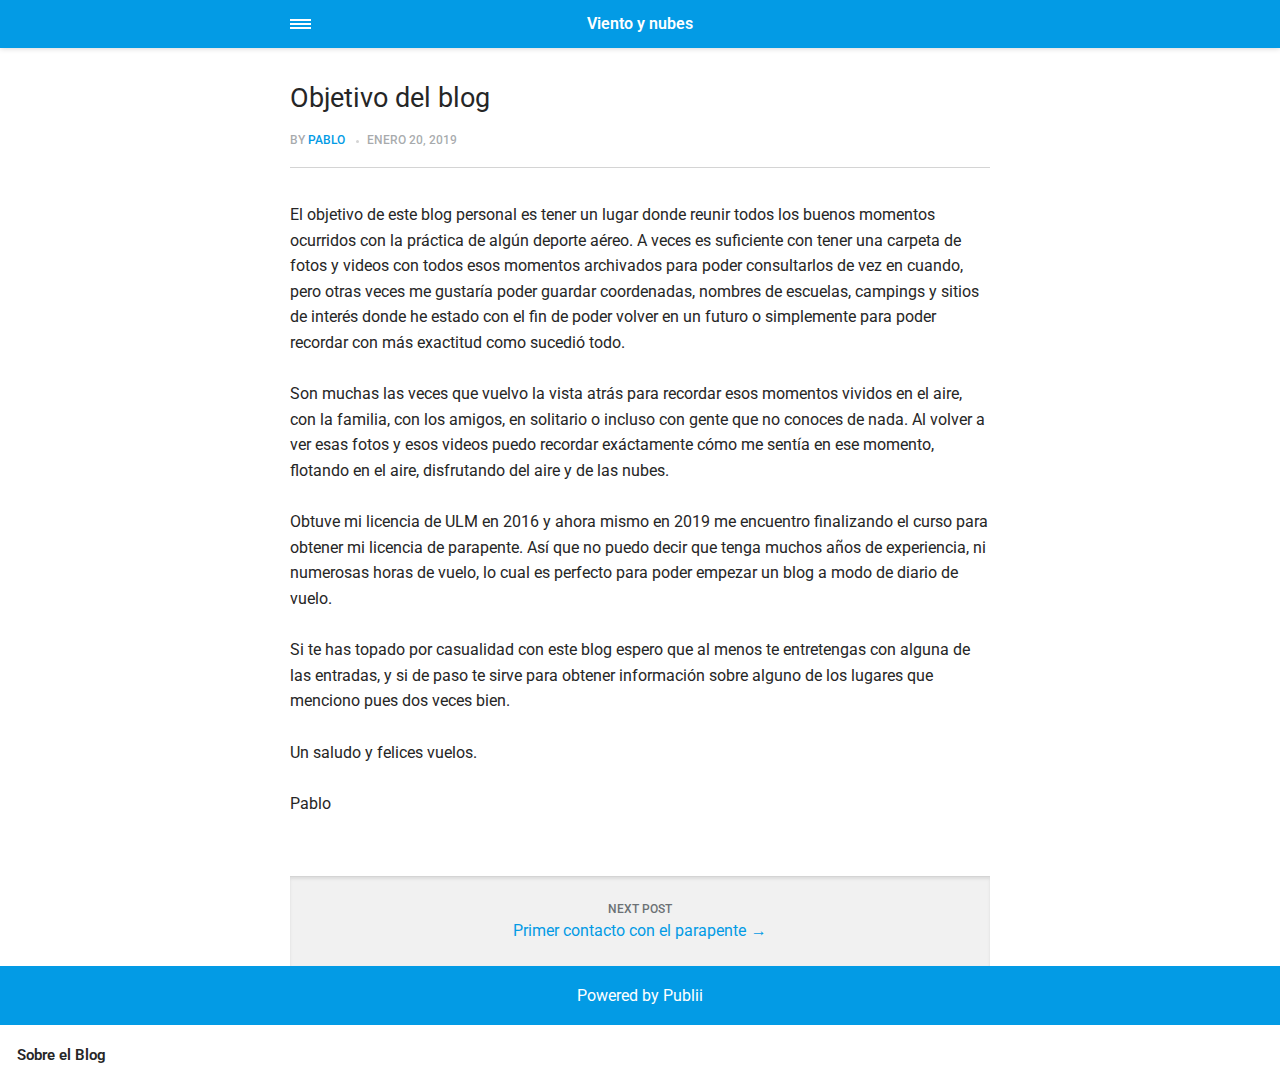
<file: amp/objetivo-del-blog.html>
<!doctype html><html amp lang="es"><head><meta charset="utf-8"><title>Objetivo del blog - Viento y nubes</title><meta name="robots" content="index, follow"><link rel="canonical" href="https://vientoynubes.github.io/vientoynubes/objetivo-del-blog.html"><meta name="viewport" content="width=device-width,minimum-scale=1,initial-scale=1"><link href="https://fonts.googleapis.com/css?family=Roboto:400,700" rel="stylesheet" type="text/css"><script async custom-element="amp-sidebar" src="https://cdn.ampproject.org/v0/amp-sidebar-0.1.js"></script><script async custom-element="amp-social-share" src="https://cdn.ampproject.org/v0/amp-social-share-0.1.js"></script><script async custom-element="amp-iframe" src="https://cdn.ampproject.org/v0/amp-iframe-0.1.js"></script><script type="application/ld+json">{"@context":"http://schema.org","@type":"Article","mainEntityOfPage":{"@type":"WebPage","@id":"https://vientoynubes.github.io/vientoynubes/amp/objetivo-del-blog.html"},"headline":"Objetivo del blog","datePublished":"2019-01-20T11:17","dateModified":"2019-01-22T20:56","description":"El objetivo de este blog personal es tener un lugar donde reunir todos los buenos momentos ocurridos con la práctica de algún deporte aéreo. A veces es suficiente con tener una carpeta de fotos y videos con todos esos momentos archivados para poder consultarlos de&hellip;","author":{"@type":"Person","name":"Pablo"},"publisher":{"@type":"Organization","name":"Pablo"}}</script><style amp-custom>article,
aside,
footer,
header,
hgroup,
main,
nav,
section {
  display: block; }

*,
*:before,
*:after {
  -webkit-box-sizing: content-box;
  box-sizing: content-box;
  margin: 0;
  padding: 0; }

li {
  list-style: none; }

amp-img {
  max-width: 100%; }

button,
input,
select,
textarea {
  font: inherit; }

html {
  font-size: 1rem; }

body {
  background: #f1f1f1;
  color: #262626;
  font-family: -apple-system, BlinkMacSystemFont, "Segoe UI", Roboto, Oxygen-Sans, Ubuntu, Cantarell, "Helvetica Neue", sans-serif;
  line-height: 1.6; }

a {
  color:  #039be5;
  text-decoration: none;
  -webkit-transition: all 0.12s linear 0s;
  -o-transition: all 0.12s linear 0s;
  transition: all 0.12s linear 0s; }

a:hover {
  color: #262626;
  text-decoration: underline;
  -webkit-text-decoration-skip: ink;
  text-decoration-skip: ink; }

a:active {
  color: #262626; }

a:focus {
  outline: 2px dotted #039be5; }

figure,
blockquote,
p,
ul,
ol,
dl,
table,
hr,
fieldset {
  margin-top: 1.6rem; }

h1,
h2,
h3,
h4,
h5,
h6 {
  color: #262626;
  font-family: -apple-system, BlinkMacSystemFont, "Segoe UI", Roboto, Oxygen-Sans, Ubuntu, Cantarell, "Helvetica Neue", sans-serif;
  font-weight: 500;
  line-height: 1.2;
  margin-top: 2.13333rem; }

h1 {
  font-size: 1.67583rem;
  font-weight: normal; }

h2 {
  font-size: 1.4729rem; }

h3 {
  font-size: 1.29454rem; }

h4 {
  font-size: 1.13778rem; }

h5 {
  font-size: 1rem; }

h6 {
  font-size: 0.87891rem; }

h2 + p,
h3 + p,
h4 + p,
h5 + p,
h6 + p {
  margin-top: 0.8rem; }

b,
strong {
  font-weight: 600; }

blockquote {
  color: #6c7175;
  font-family: "Droid Serif", "Times", "Source Serif Pro", serif;
  font-style: italic;
  padding: 1.33333rem 0.53333rem 1.33333rem 3.2rem;
  position: relative; }
  blockquote:before {
    display: block;
    content: "\201C";
    font-size: 4.41226rem;
    position: absolute;
    left: 0;
    top: -12px;
    color: rgba(108, 113, 117, 0.5); }
  blockquote > :nth-child(1) {
    margin-top: 0; }

ul,
ol {
  margin-left: 2rem; }
  ul > li,
  ol > li {
    list-style: inherit;
    padding: 0 0 0.26667rem 0.26667rem; }

dl dt {
  color: #262626;
  font-weight: 600; }

code,
pre {
  background-color: #f1f1f1;
  font-family: monospace; }

pre {
  margin: 1.6rem 0 0;
  padding: 1.6rem;
  white-space: pre-wrap;
  word-wrap: break-word;
  overflow-x: auto; }
  pre > code {
    color: #262626;
    padding: 0; }

code {
  border-radius: 3px;
  color: #262626;
  padding: 0.26667rem 0.53333rem; }

table {
  border-collapse: collapse;
  border-spacing: 0;
  border: 1px solid #d4d4d4;
  width: 100%;
  overflow-x: auto;
  vertical-align: top;
  text-align: left;
  white-space: nowrap; }
  table th {
    font-weight: 500;
    padding: 0.53333rem 1.06667rem; }
  table tr {
    border-bottom: 1px solid #d4d4d4; }
    table tr:nth-child(2n) {
      background: #f1f1f1; }
  table td {
    padding: 0.53333rem 1.06667rem; }

figcaption {
  clear: both;
  color: rgba(108, 113, 117, 0.6);
  font-size: 0.82397rem;
  margin: 0.8rem 0 0;
  text-align: center; }

sub,
sup {
  font-size: 65%; }

hr {
  border: 0;
  height: 0;
  border-top: 1px solid rgba(0, 0, 0, 0.1);
  border-bottom: 1px solid rgba(255, 255, 255, 0.3); }

.btn, [type=button],
[type=submit],
button {
  background: #039be5;
  border: none;
  border-radius: 2px;
  color: #ffffff;
  cursor: pointer;
  display: inline-block;
  font-size: 0.87891rem;
  font-weight: 500;
  line-height: 1.9;
  padding: 0.53333rem 1.33333rem;
  text-align: center;
  text-decoration: none;
  -webkit-transition: all .15s ease;
  -o-transition: all .15s ease;
  transition: all .15s ease;
  width: auto; }
  .btn:hover, [type=button]:hover,
  [type=submit]:hover,
  button:hover {
    background: #262626;
    color: #ffffff; }
  .btn:focus, [type=button]:focus,
  [type=submit]:focus,
  button:focus {
    outline: none; }
  .btn-outline {
    border: 1px solid #ddd;
    background: #ffffff;
    border-radius: 3px;
    color: #262626; }

[type=button],
[type=submit],
button {
  text-transform: uppercase;
  -webkit-appearance: none;
  -moz-appearance: none; }

.navbar {
  background: #039be5;
  -webkit-box-shadow: 0 0 6px 0 rgba(0, 0, 0, 0.2);
  box-shadow: 0 0 6px 0 rgba(0, 0, 0, 0.2);
  line-height: 3;
  max-height: 4rem; }
  .navbar > div {
    -webkit-box-align: center;
    -ms-flex-align: center;
    align-items: center;
    display: -webkit-box;
    display: -ms-flexbox;
    display: flex;
    -webkit-box-pack: center;
    -ms-flex-pack: center;
    justify-content: center;
    text-align: left;
    max-width: 700px;
    margin: 0 auto; }
  .navbar a {
    color: #ffffff;
    text-decoration: none; }
  .navbar-sidebar-toggle {
    left: 0;
    position: relative;
    text-indent: -99999rem; }
    .navbar-sidebar-toggle:before {
      content: "";
      display: block;
      border-top: 0.375rem double #ffffff;
      border-bottom: 0.125rem solid #ffffff;
      height: 0.125rem;
      position: absolute;
      text-indent: 0;
      top: 50%;
      width: 1.3rem;
      -webkit-transform: translate(0px, -50%);
      -ms-transform: translate(0px, -50%);
      transform: translate(0px, -50%); }


.logo {
            display: inline-block;
  font-weight: 600;
  line-height: 1;
            margin: 0 auto;
            height: 2rem;
            text-indent: -9999px;
            width: 240px;vertical-align: middle;
        }
        .logo.logo-text {
            line-height: 2;
            text-align: center;
            text-indent: 0;
        }

amp-sidebar {
  background: #ffffff;
  width: 240px; }
  amp-sidebar > ul {
    margin: 0.8rem 0 0;
    padding: 0; }
    amp-sidebar > ul ul {
      border-left: 1px solid #d4d4d4;
      margin: 0.53333rem 0 0; }
    amp-sidebar > ul li {
      color: #262626;
      font-size: 0.9375rem;
      font-weight: 600;
      list-style: none;
      line-height: 1.4;
      padding: 0.42667rem 1.06667rem; }
      amp-sidebar > ul li li {
        font-weight: normal;
        padding: 0.26667rem 0 0.26667rem 1.06667rem; }
    amp-sidebar > ul a,
    amp-sidebar > ul a:visited {
      color: #262626; }

.bg-white {
  background: #ffffff; }

.wrap-page {
  max-width: 700px;
  margin: 0 auto; }

@media all and (max-width: 43.6875em) {
  .wrap-inner {
    padding: 0 6%; } }

.page-title {
  background: #ffffff;
  -webkit-box-shadow: 0 2px 3px rgba(38, 38, 38, 0.1);
  box-shadow: 0 2px 3px rgba(38, 38, 38, 0.1);
  margin-bottom: 0.8rem;
  padding: 1.6rem 6%; }
  .page-title > h1 {
    margin: 0;
    font-size: 1.29454rem; }
  .page-title > p {
    font-size: 0.87891rem;
    color: #6c7175;
    line-height: 1.3;
    margin: 0.26667rem 0 0; }
  .page-title-author {
    border-radius: 50%;
    float: left;
    height: 2.5rem;
    width: 2.5rem; }
    .page-title-author + h1 {
      margin-left: 3.5rem; }
      .page-title-author + h1 + p {
        margin-left: 3.5rem; }

.card {
  background: #ffffff;
  -webkit-box-shadow: 0 2px 3px rgba(38, 38, 38, 0.1);
  box-shadow: 0 2px 3px rgba(38, 38, 38, 0.1);
  margin-bottom: 0.8rem;
  padding-bottom: 1.06667rem; }

  .card-meta {
    border-top: 1px solid #d4d4d4;
    color: rgba(108, 113, 117, 0.6);
    font-size: 0.7242rem;
    font-weight: 500;
    margin-top: 1.06667rem;
    padding-top: 1.06667rem;
    text-transform: uppercase; }
    .card-meta a + time:before {
      content: "";
      background: #d4d4d4;
      display: inline-block;
      height: 3px;
      margin: 0 8px;
      width: 3px;
      vertical-align: middle;
      border-radius: 50%; }
  .card-text {
    font-size: 0.9375rem;
    overflow: hidden;
    padding: 0 6%; }
    .card-text h2 {
      font-size: 1.13778rem; }

.post {
  margin-bottom: 2.13333rem; }
  .post-featured-image {
    margin-top: 0;
    position: relative; }
    .post-featured-image > figcaption {
      background: rgba(0, 0, 0, 0.5);
      border-radius: 3px;
      color: #ffffff;
      position: absolute;
      bottom: 0.8rem;
      padding: 0 0.26667rem;
      right: 6%; }
  .post-header {
    margin-bottom: 2.13333rem; }
  .post-meta {
    border-bottom: 1px solid #d4d4d4;
    color: rgba(108, 113, 117, 0.6);
    font-size: 0.7242rem;
    font-weight: 500;
    margin-top: 1.06667rem;
    padding-bottom: 1.06667rem;
    text-transform: uppercase; }
    .post-meta a + time:before {
      content: "";
      background: #d4d4d4;
      display: inline-block;
      height: 3px;
      margin: 0 8px;
      width: 3px;
      vertical-align: middle;
      border-radius: 50%; }
  .post-tag {
    margin: 0; }
    .post-tag > li {
      display: inline-block;
      padding: 0; }
      .post-tag > li a {
        background: #f1f1f1;
        border-radius: 2px;
        color: #6c7175;
        font-size: 0.77248rem;
        display: inline-block;
        margin: 0 0.26667rem 0.26667rem 0;
        padding: 0.26667rem 0.53333rem; }
        .post-tag > li a:hover {
          background: #039be5;
          color: #ffffff;
          text-decoration: none; }
  .post-share {
    display: -webkit-box;
    display: -ms-flexbox;
    display: flex;
    -webkit-box-orient: horizontal;
    -webkit-box-direction: normal;
    -ms-flex-direction: row;
    flex-direction: row;
    -webkit-box-pack: justify;
    -ms-flex-pack: justify;
    justify-content: space-between;
    margin-top: 1.6rem;
    width: 100%; }
    .post-share amp-social-share {
      -webkit-box-flex: 1;
      -ms-flex: 1 0 auto;
      flex: 1 0 auto;
      background-size: 24px; }
  .post-scroll {
    color: #ffffff;
    background: #039be5;
    bottom: 10px;
    border-radius: 50%;
    border: none;
    -webkit-box-shadow: 0 1px 1.5px 0 rgba(38, 38, 38, 0.12), 0 1px 1px 0 rgba(38, 38, 38, 0.24);
    box-shadow: 0 1px 1.5px 0 rgba(38, 38, 38, 0.12), 0 1px 1px 0 rgba(38, 38, 38, 0.24);
    font-size: 1.13778rem;
    height: 46px;
    opacity: 0;
    outline: none;
    position: fixed;
    padding: 0;
    right: 4%;
    visibility: hidden;
    width: 46px;
    z-index: 9999; }
    .post-scroll-marker {
      height: 0px;
      position: absolute;
      top: 100px;
      width: 0px; }
        .post-pagination {
    background: #f1f1f1;
    -webkit-box-shadow: inset 0 2px 3px rgba(38, 38, 38, 0.1);
    box-shadow: inset 0 2px 3px rgba(38, 38, 38, 0.1);
    border-top: 1px solid #d4d4d4;
    padding: 1.06667rem 0; }
    .post-pagination > div {
      line-height: 1.2;
      padding: 0.53333rem 1.06667rem;
      text-align: center; }
      .post-pagination > div span {
        display: block;
        color: #6c7175;
        font-size: 0.7242rem;
        font-weight: 500;
        margin-bottom: 0.26667rem;
        text-transform: uppercase; }
    .post-pagination-prev a:before {
      content: "\2190";
      margin-right: 0.26667rem; }
    .post-pagination-next a:after {
      content: "\2192";
      margin-left: 0.26667rem; }

aside {
  margin: 1.6rem 0 0; }

.align-left {
  text-align: left; }

.align-right {
  text-align: right; }

.align-center {
  text-align: center; }

.align-justify {
  text-align: justify; }

.msg {
  border-left: 2px solid transparent;
  padding: 1.06667rem 1.06667rem; }
  .msg--highlight {
    background-color: #fff8e6;
    border-color: #e2ac4f; }
  .msg--info {
    background: rgba(45, 97, 201, 0.03);
    border-color: #039be5; }
  .msg--success {
    background: #f7fbf6;
    border-color: #5ab44b; }
  .msg--warning {
    background: #fff3f3;
    border-color: #c06367;
    color: #a94442; }

.dropcap:first-letter {
  float: left;
  font-family: -apple-system, BlinkMacSystemFont, "Segoe UI", Roboto, Oxygen-Sans, Ubuntu, Cantarell, "Helvetica Neue", sans-serif;
  font-size: 2.16943rem;
  line-height: 0.7;
  margin-right: 0.53333rem;
  padding: 0.53333rem 0.53333rem 0.53333rem 0; }

.pagination {
  display: -webkit-box;
  display: -ms-flexbox;
  display: flex;
  -webkit-box-pack: justify;
  -ms-flex-pack: justify;
  justify-content: space-between;
  margin: 0.8rem 0; }
  .pagination > a {
    padding-left: 0;
    padding-right: 0;
    width: 49%; }
  .pagination-right {
    margin-left: auto; }

.bottom {
  background: #039be5;
  color: #ffffff;
  padding: 1.06667rem 4%;
  text-align: center; }</style><style amp-boilerplate>body{-webkit-animation:-amp-start 8s steps(1,end) 0s 1 normal both;-moz-animation:-amp-start 8s steps(1,end) 0s 1 normal both;-ms-animation:-amp-start 8s steps(1,end) 0s 1 normal both;animation:-amp-start 8s steps(1,end) 0s 1 normal both}@-webkit-keyframes -amp-start{from{visibility:hidden}to{visibility:visible}}@-moz-keyframes -amp-start{from{visibility:hidden}to{visibility:visible}}@-ms-keyframes -amp-start{from{visibility:hidden}to{visibility:visible}}@-o-keyframes -amp-start{from{visibility:hidden}to{visibility:visible}}@keyframes -amp-start{from{visibility:hidden}to{visibility:visible}}</style><noscript><style amp-boilerplate>body{-webkit-animation:none;-moz-animation:none;-ms-animation:none;animation:none}</style></noscript><script async src="https://cdn.ampproject.org/v0.js"></script><script custom-element="amp-animation" src="https://cdn.ampproject.org/v0/amp-animation-0.1.js" async></script><script custom-element="amp-position-observer" src="https://cdn.ampproject.org/v0/amp-position-observer-0.1.js" async></script></head><body class="bg-white"><nav class="navbar wrap-inner" id="top"><div><a on="tap:navbar-sidebar.toggle" class="navbar-sidebar-toggle" title="Menu">Menu</a> <a class="logo logo-text" href="https://vientoynubes.github.io/vientoynubes/amp">Viento y nubes</a></div></nav><main class="wrap-page"><article class="post"><div class="wrap-inner"><header class="post-header"><h1>Objetivo del blog</h1><p class="post-meta">By <a href="https://vientoynubes.github.io/vientoynubes/amp/authors/pablo/" rel="nofollow" title="Pablo">Pablo</a> <time datetime="2019-01-20T11:17">enero 20, 2019</time></p></header><p>El objetivo de este blog personal es tener un lugar donde reunir todos los buenos momentos ocurridos con la práctica de algún deporte aéreo. A veces es suficiente con tener una carpeta de fotos y videos con todos esos momentos archivados para poder consultarlos de vez en cuando, pero otras veces me gustaría poder guardar coordenadas, nombres de escuelas, campings y sitios de interés donde he estado con el fin de poder volver en un futuro o simplemente para poder recordar con más exactitud como sucedió todo.</p><p>Son muchas las veces que vuelvo la vista atrás para recordar esos momentos vividos en el aire, con la familia, con los amigos, en solitario o incluso con gente que no conoces de nada. Al volver a ver esas fotos y esos videos puedo recordar exáctamente cómo me sentía en ese momento, flotando en el aire, disfrutando del aire y de las nubes.</p><p>Obtuve mi licencia de ULM en 2016 y ahora mismo en 2019 me encuentro finalizando el curso para obtener mi licencia de parapente. Así que no puedo decir que tenga muchos años de experiencia, ni numerosas horas de vuelo, lo cual es perfecto para poder empezar un blog a modo de diario de vuelo.</p><p>Si te has topado por casualidad con este blog espero que al menos te entretengas con alguna de las entradas, y si de paso te sirve para obtener información sobre alguno de los lugares que menciono pues dos veces bien.</p><p>Un saludo y felices vuelos.</p><p>Pablo</p><aside><div class="post-share"><amp-social-share type="system" width="40" height="40" data-param-text="Objetivo del blog"></amp-social-share><amp-social-share type="facebook" width="40" height="40" data-param-app_id="" data-param-text="Objetivo del blog" data-param-href="https://vientoynubes.github.io/vientoynubes/amp/objetivo-del-blog.html"></amp-social-share><amp-social-share type="twitter" width="40" height="40" data-param-text="Objetivo del blog" data-param-url="https://vientoynubes.github.io/vientoynubes/amp/objetivo-del-blog.html"></amp-social-share><amp-social-share type="pinterest" width="40" height="40" data-param-url="https://vientoynubes.github.io/vientoynubes/amp/objetivo-del-blog.html"></amp-social-share><amp-social-share type="tumblr" width="40" height="40" data-param-text="Objetivo del blog" data-param-url="https://vientoynubes.github.io/vientoynubes/amp/objetivo-del-blog.html"></amp-social-share><amp-social-share type="whatsapp" width="40" height="40" data-param-text="Objetivo del blog"></amp-social-share></div></aside></div></article><nav class="post-pagination wrap-inner"><div class="post-pagination-next"><span>Next Post</span> <a href="https://vientoynubes.github.io/vientoynubes/amp/primer-contacto-con-el-parapente.html">Primer contacto con el parapente</a></div></nav></main><amp-animation id="showAnim" layout="nodisplay"><script type="application/json">{
                    "duration": "200ms",
                    "fill": "both",
                    "iterations": "1",
                    "direction": "alternate",
                    "animations": [{
                        "selector": ".post-scroll",
                        "keyframes": [{
                            "opacity": "1",
                            "visibility": "visible",
                            "transform": "scale(1)"
                        }]
                    }]
                }</script></amp-animation><amp-animation id="hideAnim" layout="nodisplay"><script type="application/json">{
                    "duration": "200ms",
                    "fill": "both",
                    "iterations": "1",
                    "direction": "alternate",
                    "animations": [{
                        "selector": ".post-scroll",
                        "keyframes": [{
                            "opacity": "0",
                            "visibility": "hidden",
                            "transform": "scale(0.1)"
                        }]
                    }]
                }</script></amp-animation><div class="post-scroll-marker"><amp-position-observer on="enter:hideAnim.start; exit:showAnim.start" layout="nodisplay"></amp-position-observer></div><button class="post-scroll" on="tap:top.scrollTo(duration=200)">&#8593;</button><footer class="bottom">Powered by Publii</footer><amp-sidebar id="navbar-sidebar" layout="nodisplay"><ul><li><a href="https://vientoynubes.github.io/vientoynubes/amp/objetivo-del-blog.html">Sobre el Blog</a></li></ul></amp-sidebar></body></html>
</file>
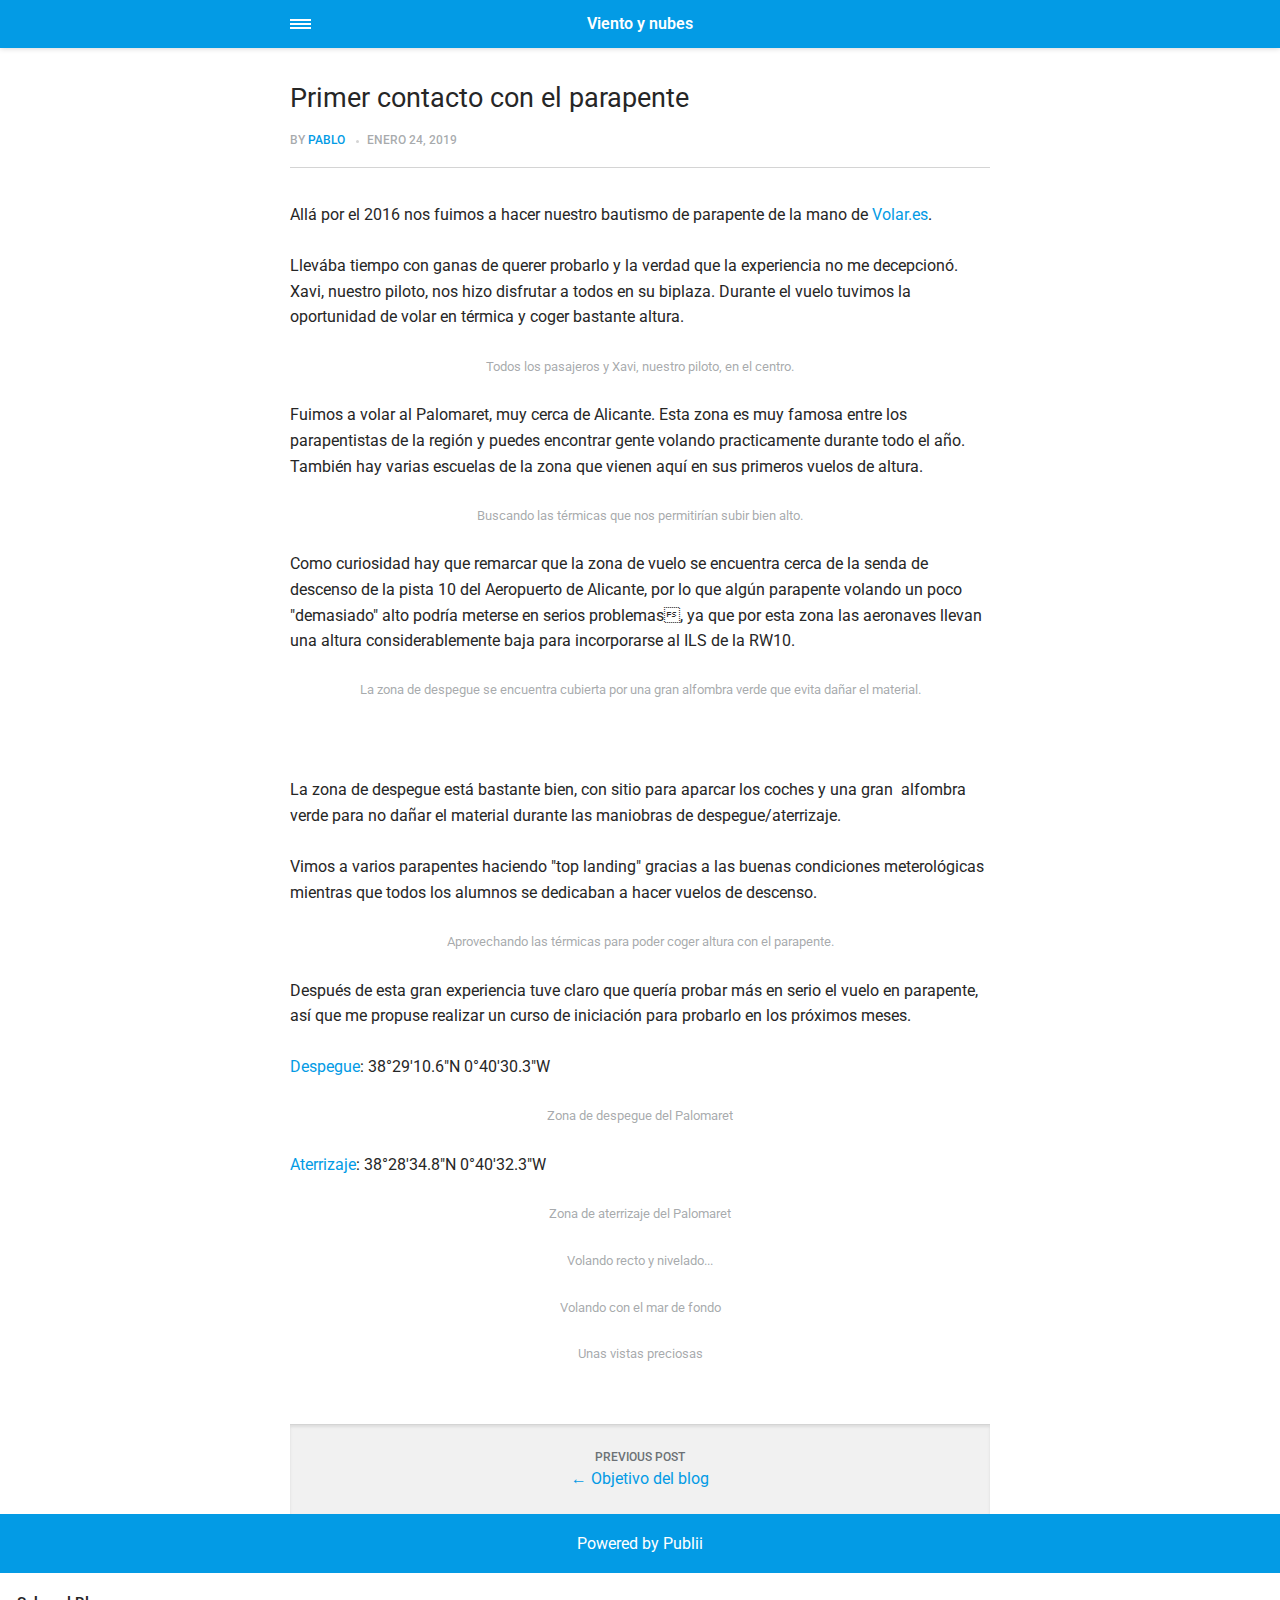
<file: amp/primer-contacto-con-el-parapente.html>
<!doctype html><html amp lang="es"><head><meta charset="utf-8"><title>Primer contacto con el parapente - Viento y nubes</title><meta name="robots" content="index, follow"><link rel="canonical" href="https://vientoynubes.github.io/vientoynubes/primer-contacto-con-el-parapente.html"><meta name="viewport" content="width=device-width,minimum-scale=1,initial-scale=1"><link href="https://fonts.googleapis.com/css?family=Roboto:400,700" rel="stylesheet" type="text/css"><script async custom-element="amp-sidebar" src="https://cdn.ampproject.org/v0/amp-sidebar-0.1.js"></script><script async custom-element="amp-social-share" src="https://cdn.ampproject.org/v0/amp-social-share-0.1.js"></script><script async custom-element="amp-iframe" src="https://cdn.ampproject.org/v0/amp-iframe-0.1.js"></script><script type="application/ld+json">{"@context":"http://schema.org","@type":"Article","mainEntityOfPage":{"@type":"WebPage","@id":"https://vientoynubes.github.io/vientoynubes/amp/primer-contacto-con-el-parapente.html"},"headline":"Primer contacto con el parapente","datePublished":"2019-01-24T20:36","dateModified":"2019-01-24T20:36","image":{"@type":"ImageObject","url":"https://vientoynubes.github.io/vientoynubes/media/posts/2/G0064557.JPG","height":3000,"width":4000},"description":"Allá por el 2016 nos fuimos a hacer nuestro bautismo de parapente de la mano de Volar.es. Llevába tiempo con ganas de querer probarlo y la verdad que la experiencia no me decepcionó. Xavi, nuestro piloto, nos hizo disfrutar a todos en su biplaza. Durante&hellip;","author":{"@type":"Person","name":"Pablo"},"publisher":{"@type":"Organization","name":"Pablo"}}</script><style amp-custom>article,
aside,
footer,
header,
hgroup,
main,
nav,
section {
  display: block; }

*,
*:before,
*:after {
  -webkit-box-sizing: content-box;
  box-sizing: content-box;
  margin: 0;
  padding: 0; }

li {
  list-style: none; }

amp-img {
  max-width: 100%; }

button,
input,
select,
textarea {
  font: inherit; }

html {
  font-size: 1rem; }

body {
  background: #f1f1f1;
  color: #262626;
  font-family: -apple-system, BlinkMacSystemFont, "Segoe UI", Roboto, Oxygen-Sans, Ubuntu, Cantarell, "Helvetica Neue", sans-serif;
  line-height: 1.6; }

a {
  color:  #039be5;
  text-decoration: none;
  -webkit-transition: all 0.12s linear 0s;
  -o-transition: all 0.12s linear 0s;
  transition: all 0.12s linear 0s; }

a:hover {
  color: #262626;
  text-decoration: underline;
  -webkit-text-decoration-skip: ink;
  text-decoration-skip: ink; }

a:active {
  color: #262626; }

a:focus {
  outline: 2px dotted #039be5; }

figure,
blockquote,
p,
ul,
ol,
dl,
table,
hr,
fieldset {
  margin-top: 1.6rem; }

h1,
h2,
h3,
h4,
h5,
h6 {
  color: #262626;
  font-family: -apple-system, BlinkMacSystemFont, "Segoe UI", Roboto, Oxygen-Sans, Ubuntu, Cantarell, "Helvetica Neue", sans-serif;
  font-weight: 500;
  line-height: 1.2;
  margin-top: 2.13333rem; }

h1 {
  font-size: 1.67583rem;
  font-weight: normal; }

h2 {
  font-size: 1.4729rem; }

h3 {
  font-size: 1.29454rem; }

h4 {
  font-size: 1.13778rem; }

h5 {
  font-size: 1rem; }

h6 {
  font-size: 0.87891rem; }

h2 + p,
h3 + p,
h4 + p,
h5 + p,
h6 + p {
  margin-top: 0.8rem; }

b,
strong {
  font-weight: 600; }

blockquote {
  color: #6c7175;
  font-family: "Droid Serif", "Times", "Source Serif Pro", serif;
  font-style: italic;
  padding: 1.33333rem 0.53333rem 1.33333rem 3.2rem;
  position: relative; }
  blockquote:before {
    display: block;
    content: "\201C";
    font-size: 4.41226rem;
    position: absolute;
    left: 0;
    top: -12px;
    color: rgba(108, 113, 117, 0.5); }
  blockquote > :nth-child(1) {
    margin-top: 0; }

ul,
ol {
  margin-left: 2rem; }
  ul > li,
  ol > li {
    list-style: inherit;
    padding: 0 0 0.26667rem 0.26667rem; }

dl dt {
  color: #262626;
  font-weight: 600; }

code,
pre {
  background-color: #f1f1f1;
  font-family: monospace; }

pre {
  margin: 1.6rem 0 0;
  padding: 1.6rem;
  white-space: pre-wrap;
  word-wrap: break-word;
  overflow-x: auto; }
  pre > code {
    color: #262626;
    padding: 0; }

code {
  border-radius: 3px;
  color: #262626;
  padding: 0.26667rem 0.53333rem; }

table {
  border-collapse: collapse;
  border-spacing: 0;
  border: 1px solid #d4d4d4;
  width: 100%;
  overflow-x: auto;
  vertical-align: top;
  text-align: left;
  white-space: nowrap; }
  table th {
    font-weight: 500;
    padding: 0.53333rem 1.06667rem; }
  table tr {
    border-bottom: 1px solid #d4d4d4; }
    table tr:nth-child(2n) {
      background: #f1f1f1; }
  table td {
    padding: 0.53333rem 1.06667rem; }

figcaption {
  clear: both;
  color: rgba(108, 113, 117, 0.6);
  font-size: 0.82397rem;
  margin: 0.8rem 0 0;
  text-align: center; }

sub,
sup {
  font-size: 65%; }

hr {
  border: 0;
  height: 0;
  border-top: 1px solid rgba(0, 0, 0, 0.1);
  border-bottom: 1px solid rgba(255, 255, 255, 0.3); }

.btn, [type=button],
[type=submit],
button {
  background: #039be5;
  border: none;
  border-radius: 2px;
  color: #ffffff;
  cursor: pointer;
  display: inline-block;
  font-size: 0.87891rem;
  font-weight: 500;
  line-height: 1.9;
  padding: 0.53333rem 1.33333rem;
  text-align: center;
  text-decoration: none;
  -webkit-transition: all .15s ease;
  -o-transition: all .15s ease;
  transition: all .15s ease;
  width: auto; }
  .btn:hover, [type=button]:hover,
  [type=submit]:hover,
  button:hover {
    background: #262626;
    color: #ffffff; }
  .btn:focus, [type=button]:focus,
  [type=submit]:focus,
  button:focus {
    outline: none; }
  .btn-outline {
    border: 1px solid #ddd;
    background: #ffffff;
    border-radius: 3px;
    color: #262626; }

[type=button],
[type=submit],
button {
  text-transform: uppercase;
  -webkit-appearance: none;
  -moz-appearance: none; }

.navbar {
  background: #039be5;
  -webkit-box-shadow: 0 0 6px 0 rgba(0, 0, 0, 0.2);
  box-shadow: 0 0 6px 0 rgba(0, 0, 0, 0.2);
  line-height: 3;
  max-height: 4rem; }
  .navbar > div {
    -webkit-box-align: center;
    -ms-flex-align: center;
    align-items: center;
    display: -webkit-box;
    display: -ms-flexbox;
    display: flex;
    -webkit-box-pack: center;
    -ms-flex-pack: center;
    justify-content: center;
    text-align: left;
    max-width: 700px;
    margin: 0 auto; }
  .navbar a {
    color: #ffffff;
    text-decoration: none; }
  .navbar-sidebar-toggle {
    left: 0;
    position: relative;
    text-indent: -99999rem; }
    .navbar-sidebar-toggle:before {
      content: "";
      display: block;
      border-top: 0.375rem double #ffffff;
      border-bottom: 0.125rem solid #ffffff;
      height: 0.125rem;
      position: absolute;
      text-indent: 0;
      top: 50%;
      width: 1.3rem;
      -webkit-transform: translate(0px, -50%);
      -ms-transform: translate(0px, -50%);
      transform: translate(0px, -50%); }


.logo {
            display: inline-block;
  font-weight: 600;
  line-height: 1;
            margin: 0 auto;
            height: 2rem;
            text-indent: -9999px;
            width: 240px;vertical-align: middle;
        }
        .logo.logo-text {
            line-height: 2;
            text-align: center;
            text-indent: 0;
        }

amp-sidebar {
  background: #ffffff;
  width: 240px; }
  amp-sidebar > ul {
    margin: 0.8rem 0 0;
    padding: 0; }
    amp-sidebar > ul ul {
      border-left: 1px solid #d4d4d4;
      margin: 0.53333rem 0 0; }
    amp-sidebar > ul li {
      color: #262626;
      font-size: 0.9375rem;
      font-weight: 600;
      list-style: none;
      line-height: 1.4;
      padding: 0.42667rem 1.06667rem; }
      amp-sidebar > ul li li {
        font-weight: normal;
        padding: 0.26667rem 0 0.26667rem 1.06667rem; }
    amp-sidebar > ul a,
    amp-sidebar > ul a:visited {
      color: #262626; }

.bg-white {
  background: #ffffff; }

.wrap-page {
  max-width: 700px;
  margin: 0 auto; }

@media all and (max-width: 43.6875em) {
  .wrap-inner {
    padding: 0 6%; } }

.page-title {
  background: #ffffff;
  -webkit-box-shadow: 0 2px 3px rgba(38, 38, 38, 0.1);
  box-shadow: 0 2px 3px rgba(38, 38, 38, 0.1);
  margin-bottom: 0.8rem;
  padding: 1.6rem 6%; }
  .page-title > h1 {
    margin: 0;
    font-size: 1.29454rem; }
  .page-title > p {
    font-size: 0.87891rem;
    color: #6c7175;
    line-height: 1.3;
    margin: 0.26667rem 0 0; }
  .page-title-author {
    border-radius: 50%;
    float: left;
    height: 2.5rem;
    width: 2.5rem; }
    .page-title-author + h1 {
      margin-left: 3.5rem; }
      .page-title-author + h1 + p {
        margin-left: 3.5rem; }

.card {
  background: #ffffff;
  -webkit-box-shadow: 0 2px 3px rgba(38, 38, 38, 0.1);
  box-shadow: 0 2px 3px rgba(38, 38, 38, 0.1);
  margin-bottom: 0.8rem;
  padding-bottom: 1.06667rem; }

  .card-meta {
    border-top: 1px solid #d4d4d4;
    color: rgba(108, 113, 117, 0.6);
    font-size: 0.7242rem;
    font-weight: 500;
    margin-top: 1.06667rem;
    padding-top: 1.06667rem;
    text-transform: uppercase; }
    .card-meta a + time:before {
      content: "";
      background: #d4d4d4;
      display: inline-block;
      height: 3px;
      margin: 0 8px;
      width: 3px;
      vertical-align: middle;
      border-radius: 50%; }
  .card-text {
    font-size: 0.9375rem;
    overflow: hidden;
    padding: 0 6%; }
    .card-text h2 {
      font-size: 1.13778rem; }

.post {
  margin-bottom: 2.13333rem; }
  .post-featured-image {
    margin-top: 0;
    position: relative; }
    .post-featured-image > figcaption {
      background: rgba(0, 0, 0, 0.5);
      border-radius: 3px;
      color: #ffffff;
      position: absolute;
      bottom: 0.8rem;
      padding: 0 0.26667rem;
      right: 6%; }
  .post-header {
    margin-bottom: 2.13333rem; }
  .post-meta {
    border-bottom: 1px solid #d4d4d4;
    color: rgba(108, 113, 117, 0.6);
    font-size: 0.7242rem;
    font-weight: 500;
    margin-top: 1.06667rem;
    padding-bottom: 1.06667rem;
    text-transform: uppercase; }
    .post-meta a + time:before {
      content: "";
      background: #d4d4d4;
      display: inline-block;
      height: 3px;
      margin: 0 8px;
      width: 3px;
      vertical-align: middle;
      border-radius: 50%; }
  .post-tag {
    margin: 0; }
    .post-tag > li {
      display: inline-block;
      padding: 0; }
      .post-tag > li a {
        background: #f1f1f1;
        border-radius: 2px;
        color: #6c7175;
        font-size: 0.77248rem;
        display: inline-block;
        margin: 0 0.26667rem 0.26667rem 0;
        padding: 0.26667rem 0.53333rem; }
        .post-tag > li a:hover {
          background: #039be5;
          color: #ffffff;
          text-decoration: none; }
  .post-share {
    display: -webkit-box;
    display: -ms-flexbox;
    display: flex;
    -webkit-box-orient: horizontal;
    -webkit-box-direction: normal;
    -ms-flex-direction: row;
    flex-direction: row;
    -webkit-box-pack: justify;
    -ms-flex-pack: justify;
    justify-content: space-between;
    margin-top: 1.6rem;
    width: 100%; }
    .post-share amp-social-share {
      -webkit-box-flex: 1;
      -ms-flex: 1 0 auto;
      flex: 1 0 auto;
      background-size: 24px; }
  .post-scroll {
    color: #ffffff;
    background: #039be5;
    bottom: 10px;
    border-radius: 50%;
    border: none;
    -webkit-box-shadow: 0 1px 1.5px 0 rgba(38, 38, 38, 0.12), 0 1px 1px 0 rgba(38, 38, 38, 0.24);
    box-shadow: 0 1px 1.5px 0 rgba(38, 38, 38, 0.12), 0 1px 1px 0 rgba(38, 38, 38, 0.24);
    font-size: 1.13778rem;
    height: 46px;
    opacity: 0;
    outline: none;
    position: fixed;
    padding: 0;
    right: 4%;
    visibility: hidden;
    width: 46px;
    z-index: 9999; }
    .post-scroll-marker {
      height: 0px;
      position: absolute;
      top: 100px;
      width: 0px; }
        .post-pagination {
    background: #f1f1f1;
    -webkit-box-shadow: inset 0 2px 3px rgba(38, 38, 38, 0.1);
    box-shadow: inset 0 2px 3px rgba(38, 38, 38, 0.1);
    border-top: 1px solid #d4d4d4;
    padding: 1.06667rem 0; }
    .post-pagination > div {
      line-height: 1.2;
      padding: 0.53333rem 1.06667rem;
      text-align: center; }
      .post-pagination > div span {
        display: block;
        color: #6c7175;
        font-size: 0.7242rem;
        font-weight: 500;
        margin-bottom: 0.26667rem;
        text-transform: uppercase; }
    .post-pagination-prev a:before {
      content: "\2190";
      margin-right: 0.26667rem; }
    .post-pagination-next a:after {
      content: "\2192";
      margin-left: 0.26667rem; }

aside {
  margin: 1.6rem 0 0; }

.align-left {
  text-align: left; }

.align-right {
  text-align: right; }

.align-center {
  text-align: center; }

.align-justify {
  text-align: justify; }

.msg {
  border-left: 2px solid transparent;
  padding: 1.06667rem 1.06667rem; }
  .msg--highlight {
    background-color: #fff8e6;
    border-color: #e2ac4f; }
  .msg--info {
    background: rgba(45, 97, 201, 0.03);
    border-color: #039be5; }
  .msg--success {
    background: #f7fbf6;
    border-color: #5ab44b; }
  .msg--warning {
    background: #fff3f3;
    border-color: #c06367;
    color: #a94442; }

.dropcap:first-letter {
  float: left;
  font-family: -apple-system, BlinkMacSystemFont, "Segoe UI", Roboto, Oxygen-Sans, Ubuntu, Cantarell, "Helvetica Neue", sans-serif;
  font-size: 2.16943rem;
  line-height: 0.7;
  margin-right: 0.53333rem;
  padding: 0.53333rem 0.53333rem 0.53333rem 0; }

.pagination {
  display: -webkit-box;
  display: -ms-flexbox;
  display: flex;
  -webkit-box-pack: justify;
  -ms-flex-pack: justify;
  justify-content: space-between;
  margin: 0.8rem 0; }
  .pagination > a {
    padding-left: 0;
    padding-right: 0;
    width: 49%; }
  .pagination-right {
    margin-left: auto; }

.bottom {
  background: #039be5;
  color: #ffffff;
  padding: 1.06667rem 4%;
  text-align: center; }</style><style amp-boilerplate>body{-webkit-animation:-amp-start 8s steps(1,end) 0s 1 normal both;-moz-animation:-amp-start 8s steps(1,end) 0s 1 normal both;-ms-animation:-amp-start 8s steps(1,end) 0s 1 normal both;animation:-amp-start 8s steps(1,end) 0s 1 normal both}@-webkit-keyframes -amp-start{from{visibility:hidden}to{visibility:visible}}@-moz-keyframes -amp-start{from{visibility:hidden}to{visibility:visible}}@-ms-keyframes -amp-start{from{visibility:hidden}to{visibility:visible}}@-o-keyframes -amp-start{from{visibility:hidden}to{visibility:visible}}@keyframes -amp-start{from{visibility:hidden}to{visibility:visible}}</style><noscript><style amp-boilerplate>body{-webkit-animation:none;-moz-animation:none;-ms-animation:none;animation:none}</style></noscript><script async src="https://cdn.ampproject.org/v0.js"></script><script custom-element="amp-animation" src="https://cdn.ampproject.org/v0/amp-animation-0.1.js" async></script><script custom-element="amp-position-observer" src="https://cdn.ampproject.org/v0/amp-position-observer-0.1.js" async></script></head><body class="bg-white"><nav class="navbar wrap-inner" id="top"><div><a on="tap:navbar-sidebar.toggle" class="navbar-sidebar-toggle" title="Menu">Menu</a> <a class="logo logo-text" href="https://vientoynubes.github.io/vientoynubes/amp">Viento y nubes</a></div></nav><main class="wrap-page"><article class="post"><figure class="post-featured-image"><amp-img src="https://vientoynubes.github.io/vientoynubes/media/posts/2/G0064557.JPG" alt="" srcset="https://vientoynubes.github.io/vientoynubes/media/posts/2/responsive/G0064557-xs.JPG 300w ,https://vientoynubes.github.io/vientoynubes/media/posts/2/responsive/G0064557-sm.JPG 480w ,https://vientoynubes.github.io/vientoynubes/media/posts/2/responsive/G0064557-md.JPG 768w" sizes="(max-width: 768px) 100vw, 768px" height="3000" layout="responsive" width="4000"></amp-img></figure><div class="wrap-inner"><header class="post-header"><h1>Primer contacto con el parapente</h1><p class="post-meta">By <a href="https://vientoynubes.github.io/vientoynubes/amp/authors/pablo/" rel="nofollow" title="Pablo">Pablo</a> <time datetime="2019-01-24T20:36">enero 24, 2019</time></p></header><p>Allá por el 2016 nos fuimos a hacer nuestro bautismo de parapente de la mano de <a href="http://www.volar.es" target="_blank" rel="noopener noreferrer">Volar.es</a>.</p><p>Llevába tiempo con ganas de querer probarlo y la verdad que la experiencia no me decepcionó. Xavi, nuestro piloto, nos hizo disfrutar a todos en su biplaza. Durante el vuelo tuvimos la oportunidad de volar en térmica y coger bastante altura.</p><figure class="post__image post__image--center"><amp-img src="https://vientoynubes.github.io/vientoynubes/media/posts/2/G0014420.JPG" sizes="(max-width: 48em) 100vw, 768px" srcset="https://vientoynubes.github.io/vientoynubes/media/posts/2/responsive/G0014420-xs.JPG 300w ,https://vientoynubes.github.io/vientoynubes/media/posts/2/responsive/G0014420-sm.JPG 480w ,https://vientoynubes.github.io/vientoynubes/media/posts/2/responsive/G0014420-md.JPG 768w" alt="Todos los pasajeros y Xavi, nuestro piloto, en el centro." width="4000" height="3000" layout="responsive"></amp-img><figcaption>Todos los pasajeros y Xavi, nuestro piloto, en el centro.</figcaption></figure><p>Fuimos a volar al Palomaret, muy cerca de Alicante. Esta zona es muy famosa entre los parapentistas de la región y puedes encontrar gente volando practicamente durante todo el año. También hay varias escuelas de la zona que vienen aquí en sus primeros vuelos de altura.</p><figure class="post__image post__image--center"><amp-img src="https://vientoynubes.github.io/vientoynubes/media/posts/2/G0044526.JPG" sizes="(max-width: 48em) 100vw, 768px" srcset="https://vientoynubes.github.io/vientoynubes/media/posts/2/responsive/G0044526-xs.JPG 300w ,https://vientoynubes.github.io/vientoynubes/media/posts/2/responsive/G0044526-sm.JPG 480w ,https://vientoynubes.github.io/vientoynubes/media/posts/2/responsive/G0044526-md.JPG 768w" alt="Volando en parapente biplaza en el Palomaret de Alicante" width="4000" height="3000" layout="responsive"></amp-img><figcaption>Buscando las térmicas que nos permitirían subir bien alto.</figcaption></figure><p>Como curiosidad hay que remarcar que la zona de vuelo se encuentra cerca de la senda de descenso de la pista 10 del Aeropuerto de Alicante, por lo que algún parapente volando un poco "demasiado" alto podría meterse en serios problemas, ya que por esta zona las aeronaves llevan una altura considerablemente baja para incorporarse al ILS de la RW10.</p><figure class="post__image post__image--center"><amp-img src="https://vientoynubes.github.io/vientoynubes/media/posts/2/Captura-de-pantalla-2016-09-17-a-las-20.12.05.png" sizes="(max-width: 48em) 100vw, 768px" srcset="https://vientoynubes.github.io/vientoynubes/media/posts/2/responsive/Captura-de-pantalla-2016-09-17-a-las-20.12.05-xs.png 300w ,https://vientoynubes.github.io/vientoynubes/media/posts/2/responsive/Captura-de-pantalla-2016-09-17-a-las-20.12.05-sm.png 480w ,https://vientoynubes.github.io/vientoynubes/media/posts/2/responsive/Captura-de-pantalla-2016-09-17-a-las-20.12.05-md.png 768w" alt="Zona de despegue del Palomaret" width="1906" height="1070" layout="responsive"></amp-img><figcaption>La zona de despegue se encuentra cubierta por una gran alfombra verde que evita dañar el material.</figcaption></figure><p> </p><p>La zona de despegue está bastante bien, con sitio para aparcar los coches y una gran  alfombra verde para no dañar el material durante las maniobras de despegue/aterrizaje.</p><p>Vimos a varios parapentes haciendo "top landing" gracias a las buenas condiciones meterológicas mientras que todos los alumnos se dedicaban a hacer vuelos de descenso.</p><figure class="post__image post__image--center"><amp-img src="https://vientoynubes.github.io/vientoynubes/media/posts/2/G0084590.JPG" sizes="(max-width: 48em) 100vw, 768px" srcset="https://vientoynubes.github.io/vientoynubes/media/posts/2/responsive/G0084590-xs.JPG 300w ,https://vientoynubes.github.io/vientoynubes/media/posts/2/responsive/G0084590-sm.JPG 480w ,https://vientoynubes.github.io/vientoynubes/media/posts/2/responsive/G0084590-md.JPG 768w" alt="Aprovechando las térmicas para coger altura con el parapente" width="4000" height="3000" layout="responsive"></amp-img><figcaption>Aprovechando las térmicas para poder coger altura con el parapente.</figcaption></figure><p>Después de esta gran experiencia tuve claro que quería probar más en serio el vuelo en parapente, así que me propuse realizar un curso de iniciación para probarlo en los próximos meses.</p><p><a href="https://goo.gl/maps/9bUPe9F1K7U2" target="_blank" rel="noopener noreferrer">Despegue</a>: 38°29'10.6"N 0°40'30.3"W</p><figure class="post__image post__image--center"><amp-img src="https://vientoynubes.github.io/vientoynubes/media/posts/2/Screenshot-2019-01-24-at-19.55.24.png" sizes="(max-width: 48em) 100vw, 768px" srcset="https://vientoynubes.github.io/vientoynubes/media/posts/2/responsive/Screenshot-2019-01-24-at-19.55.24-xs.png 300w ,https://vientoynubes.github.io/vientoynubes/media/posts/2/responsive/Screenshot-2019-01-24-at-19.55.24-sm.png 480w ,https://vientoynubes.github.io/vientoynubes/media/posts/2/responsive/Screenshot-2019-01-24-at-19.55.24-md.png 768w" alt="Zona de despegue del Palomaret" width="2154" height="1260" layout="responsive"></amp-img><figcaption>Zona de despegue del Palomaret</figcaption></figure><p><a href="https://goo.gl/maps/9gGQHKJHLLp">Aterrizaje</a>: 38°28'34.8"N 0°40'32.3"W</p><figure class="post__image post__image--center"><amp-img src="https://vientoynubes.github.io/vientoynubes/media/posts/2/Screenshot-2019-01-24-at-20.28.40.png" sizes="(max-width: 48em) 100vw, 768px" srcset="https://vientoynubes.github.io/vientoynubes/media/posts/2/responsive/Screenshot-2019-01-24-at-20.28.40-xs.png 300w ,https://vientoynubes.github.io/vientoynubes/media/posts/2/responsive/Screenshot-2019-01-24-at-20.28.40-sm.png 480w ,https://vientoynubes.github.io/vientoynubes/media/posts/2/responsive/Screenshot-2019-01-24-at-20.28.40-md.png 768w" alt="Zona de aterrizaje del Palomaret" width="1756" height="1146" layout="responsive"></amp-img><figcaption>Zona de aterrizaje del Palomaret</figcaption></figure><div class="gallery" data-is-empty="false" data-columns="3"><figure class="gallery__item"><a href="https://vientoynubes.github.io/vientoynubes/media/posts/2/gallery/Captura-de-pantalla-2016-09-17-a-las-20.15.29.png" data-size="1910x1050"><amp-img src="https://vientoynubes.github.io/vientoynubes/media/posts/2/gallery/Captura-de-pantalla-2016-09-17-a-las-20.15.29-thumbnail.png" alt="Volando recto y nivelado..." width="240" height="240" layout="responsive"></amp-img></a><figcaption class="gallery-description">Volando recto y nivelado...</figcaption></figure><figure class="gallery__item"><a href="https://vientoynubes.github.io/vientoynubes/media/posts/2/gallery/G0054545.JPG" data-size="4000x3000"><amp-img src="https://vientoynubes.github.io/vientoynubes/media/posts/2/gallery/G0054545-thumbnail.JPG" alt="Volando con el mar de fondo" width="240" height="240" layout="responsive"></amp-img></a><figcaption class="gallery-description">Volando con el mar de fondo</figcaption></figure><figure class="gallery__item"><a href="https://vientoynubes.github.io/vientoynubes/media/posts/2/gallery/G0044513.JPG" data-size="4000x3000"><amp-img src="https://vientoynubes.github.io/vientoynubes/media/posts/2/gallery/G0044513-thumbnail.JPG" alt="Unas vistas preciosas" width="240" height="240" layout="responsive"></amp-img></a><figcaption class="gallery-description">Unas vistas preciosas</figcaption></figure></div><aside><div class="post-share"><amp-social-share type="system" width="40" height="40" data-param-text="Primer contacto con el parapente"></amp-social-share><amp-social-share type="facebook" width="40" height="40" data-param-app_id="" data-param-text="Primer contacto con el parapente" data-param-href="https://vientoynubes.github.io/vientoynubes/amp/primer-contacto-con-el-parapente.html"></amp-social-share><amp-social-share type="twitter" width="40" height="40" data-param-text="Primer contacto con el parapente" data-param-url="https://vientoynubes.github.io/vientoynubes/amp/primer-contacto-con-el-parapente.html"></amp-social-share><amp-social-share type="pinterest" width="40" height="40" data-param-url="https://vientoynubes.github.io/vientoynubes/amp/primer-contacto-con-el-parapente.html"></amp-social-share><amp-social-share type="tumblr" width="40" height="40" data-param-text="Primer contacto con el parapente" data-param-url="https://vientoynubes.github.io/vientoynubes/amp/primer-contacto-con-el-parapente.html"></amp-social-share><amp-social-share type="whatsapp" width="40" height="40" data-param-text="Primer contacto con el parapente"></amp-social-share></div></aside></div></article><nav class="post-pagination wrap-inner"><div class="post-pagination-prev"><span>Previous Post</span> <a href="https://vientoynubes.github.io/vientoynubes/amp/objetivo-del-blog.html">Objetivo del blog</a></div></nav></main><amp-animation id="showAnim" layout="nodisplay"><script type="application/json">{
                    "duration": "200ms",
                    "fill": "both",
                    "iterations": "1",
                    "direction": "alternate",
                    "animations": [{
                        "selector": ".post-scroll",
                        "keyframes": [{
                            "opacity": "1",
                            "visibility": "visible",
                            "transform": "scale(1)"
                        }]
                    }]
                }</script></amp-animation><amp-animation id="hideAnim" layout="nodisplay"><script type="application/json">{
                    "duration": "200ms",
                    "fill": "both",
                    "iterations": "1",
                    "direction": "alternate",
                    "animations": [{
                        "selector": ".post-scroll",
                        "keyframes": [{
                            "opacity": "0",
                            "visibility": "hidden",
                            "transform": "scale(0.1)"
                        }]
                    }]
                }</script></amp-animation><div class="post-scroll-marker"><amp-position-observer on="enter:hideAnim.start; exit:showAnim.start" layout="nodisplay"></amp-position-observer></div><button class="post-scroll" on="tap:top.scrollTo(duration=200)">&#8593;</button><footer class="bottom">Powered by Publii</footer><amp-sidebar id="navbar-sidebar" layout="nodisplay"><ul><li><a href="https://vientoynubes.github.io/vientoynubes/amp/objetivo-del-blog.html">Sobre el Blog</a></li></ul></amp-sidebar></body></html>
</file>
